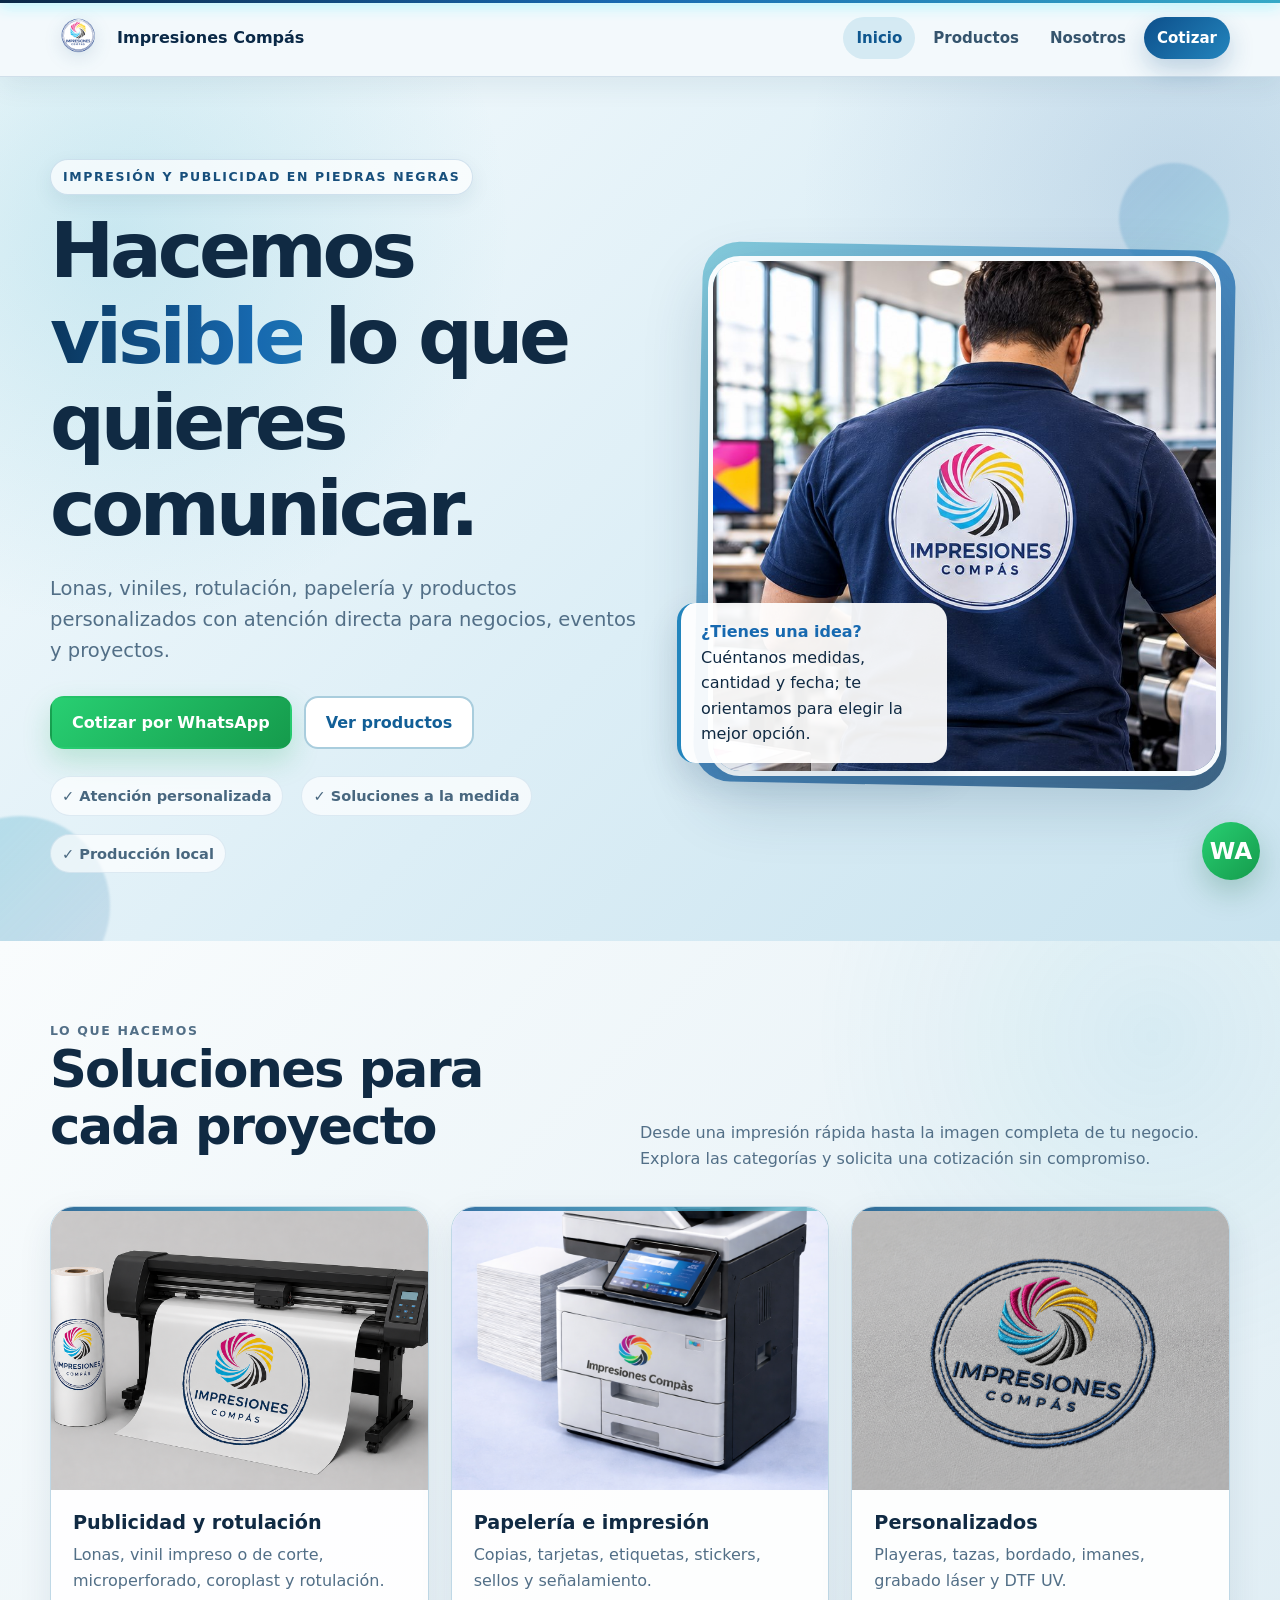
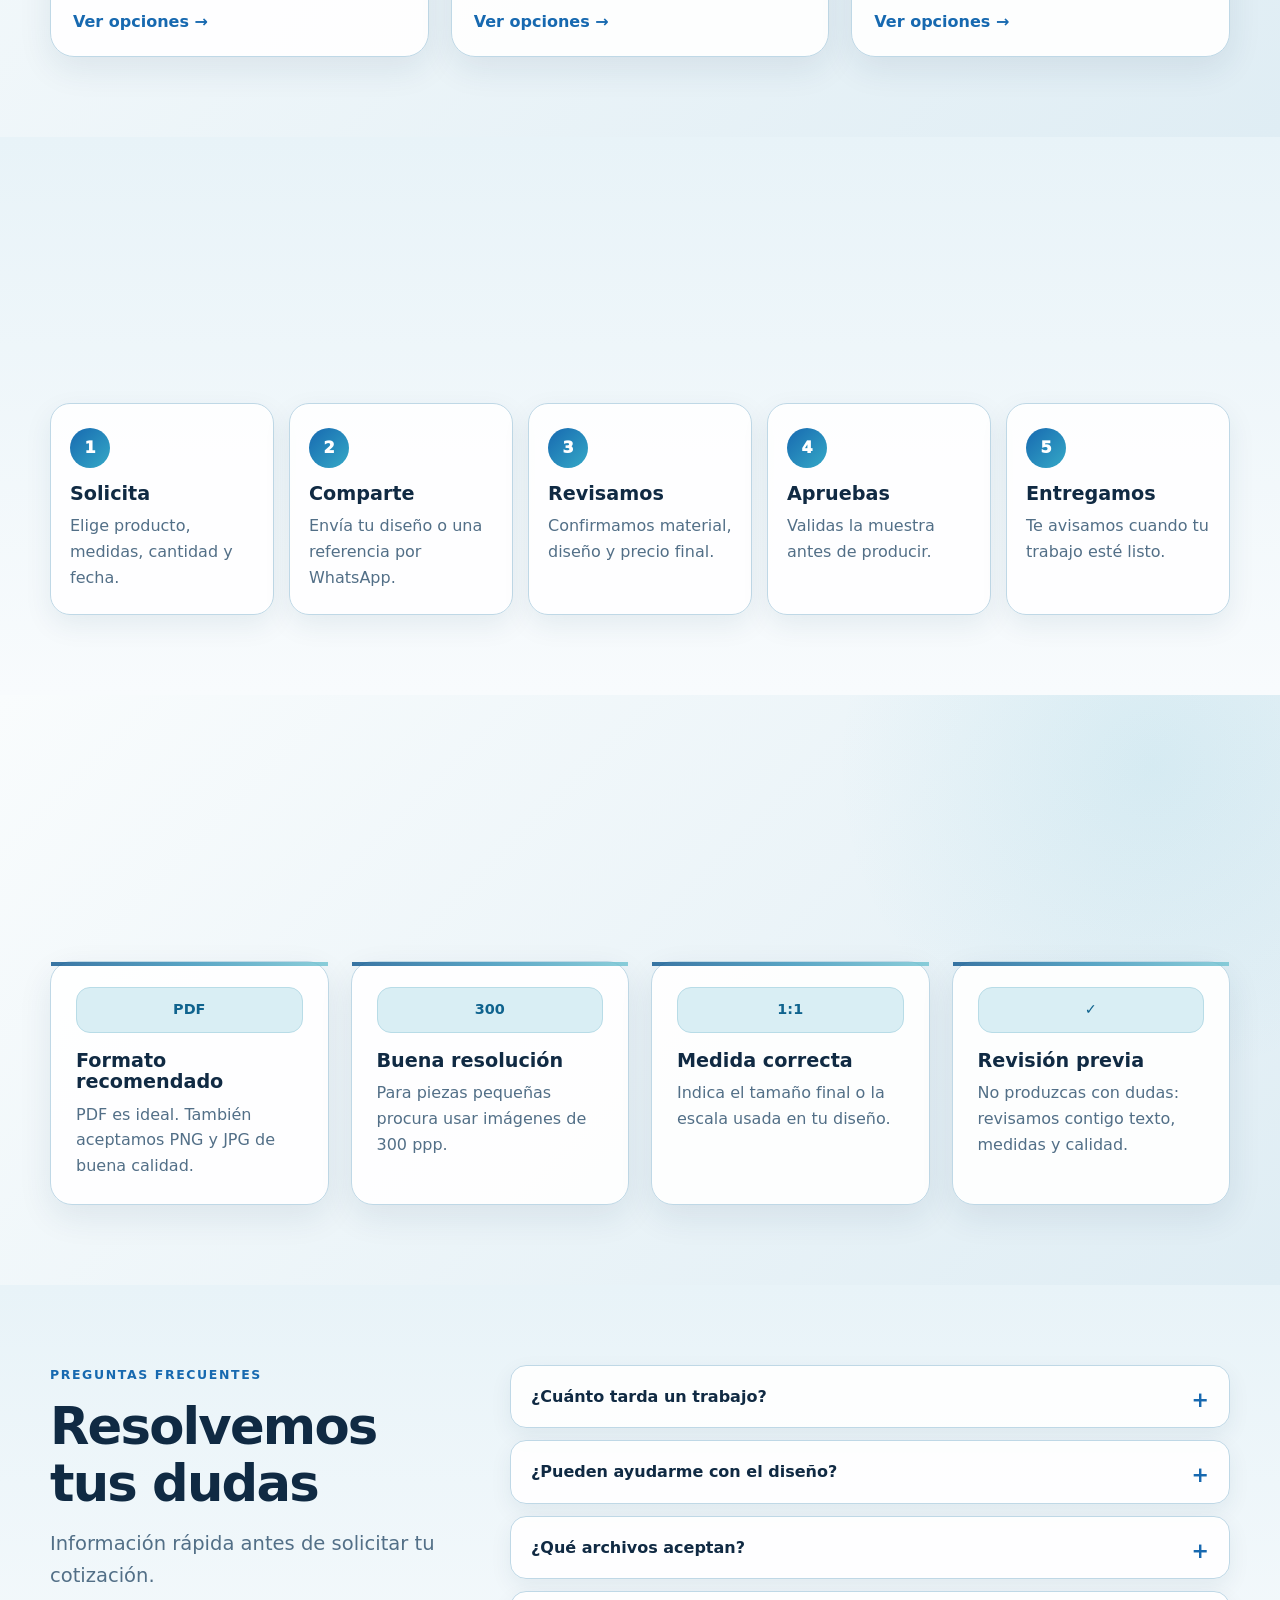
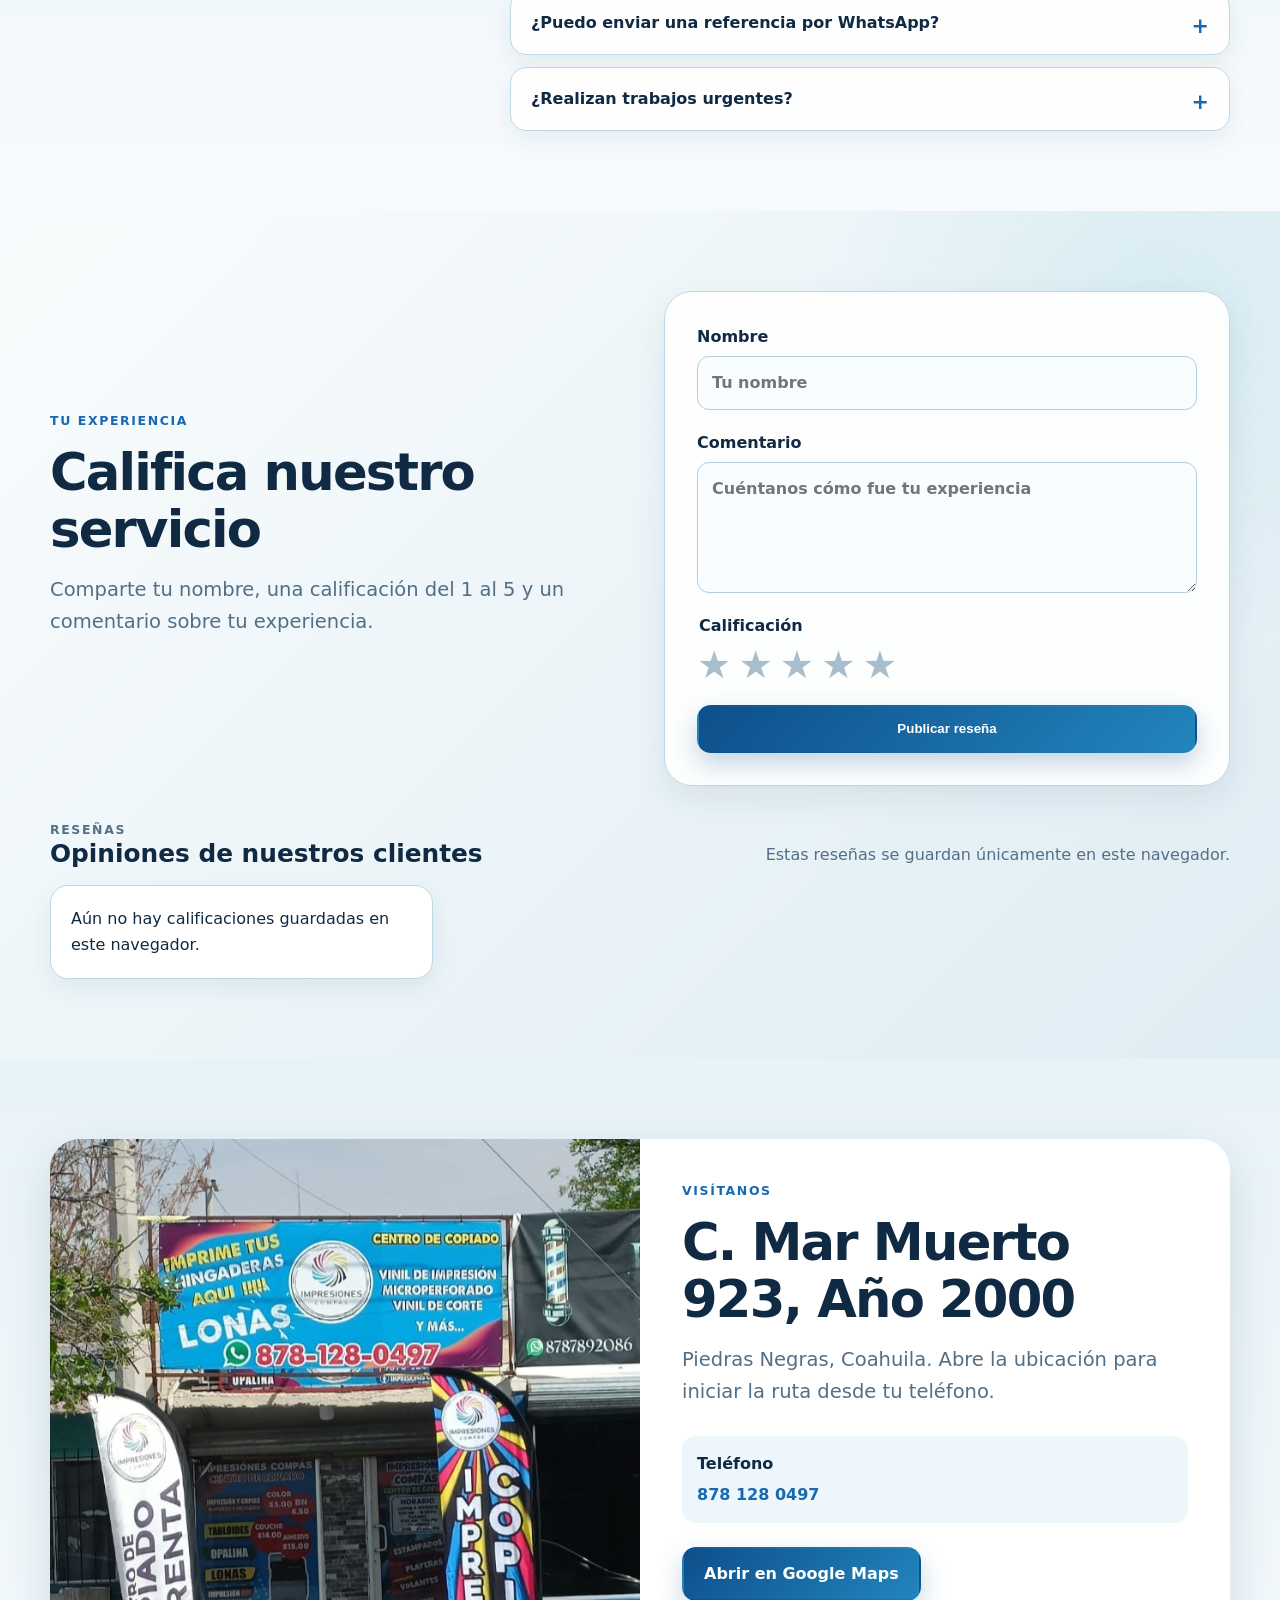
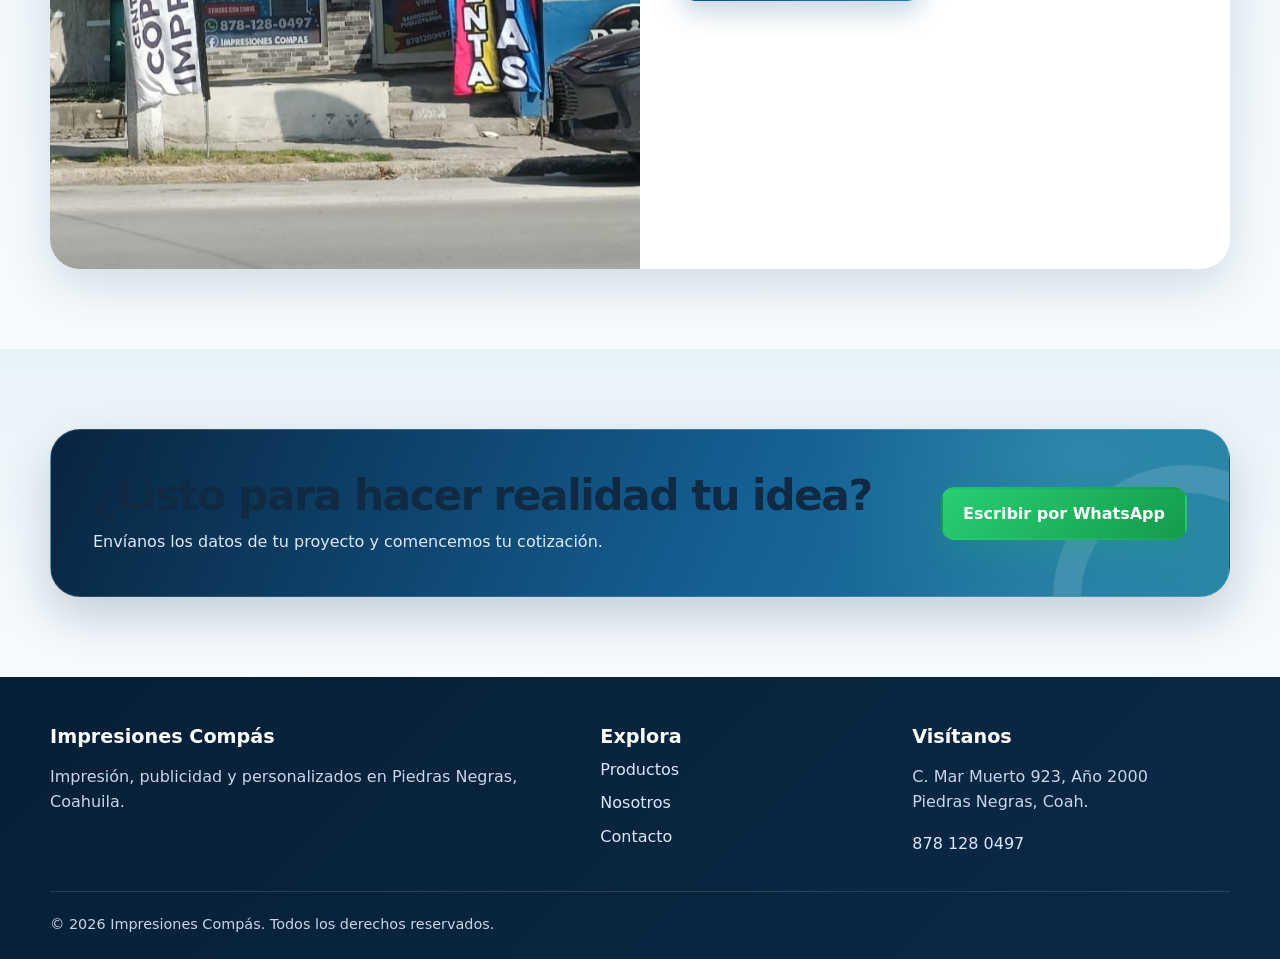
<file: index.html>
<!doctype html>
<html lang="es" class="intro-open">
<head>
<meta charset="utf-8">
<meta name="viewport" content="width=device-width,initial-scale=1">
<meta name="google-site-verification" content="4sR4JR8qRN3kg1ziMb7Op56iSUetnIh2xmLRwK1_uOU">
<title>Impresiones Compás | Impresión y publicidad en Piedras Negras</title>
<meta name="description" content="Lonas, vinil, rotulación, stickers, papelería y personalizados en Piedras Negras, Coahuila. Cotiza directamente por WhatsApp.">
<link rel="canonical" href="https://impresionescompas.github.io/ImpresionesCompass/">
<meta property="og:title" content="Impresiones Compás">
<meta property="og:description" content="Soluciones de impresión y publicidad para tu negocio, evento o proyecto.">
<meta property="og:image" content="https://impresionescompas.github.io/ImpresionesCompass/hero-persona-compas.jpg">
<meta property="og:type" content="website">
<link rel="icon" href="logo.png">
<!-- Intro critical styles -->
<style>
html.intro-open,html.intro-open body{overflow:hidden}body{margin:0}
.site-intro{position:fixed;inset:0;width:100vw;height:100dvh;min-height:100vh;z-index:99999;display:grid;place-items:center;overflow:hidden;isolation:isolate;background:radial-gradient(circle at 50% 46%,rgba(23,105,176,.24),transparent 32%),linear-gradient(145deg,#020814 0%,#071a30 52%,#092a46 100%);opacity:1;visibility:visible;transition:opacity .4s ease,visibility .4s ease}
.site-intro:before,.site-intro:after{content:"";position:absolute;z-index:-1;top:-24%;width:clamp(110px,16vw,230px);height:148%;border-radius:50%;filter:blur(24px);opacity:.58;background:linear-gradient(180deg,transparent 5%,#00e5ff 28%,#1769ff 53%,#9b4dff 76%,transparent 96%);animation:neonSideFlow 1.9s ease-in-out infinite alternate}
.site-intro:before{left:-3%;transform:rotate(-7deg)}.site-intro:after{right:-3%;transform:rotate(7deg);animation-direction:alternate-reverse;animation-delay:-.7s}
.site-intro.is-leaving{opacity:0;visibility:hidden;pointer-events:none}.intro-inner{position:relative;z-index:2;display:grid;justify-items:center;align-content:center;gap:20px;padding:34px;text-align:center}
.intro-logo{display:block;width:clamp(174px,24vw,230px);height:auto;aspect-ratio:1;object-fit:contain;padding:0;border:0;border-radius:0;background:transparent;box-shadow:none;filter:drop-shadow(0 0 1px rgba(255,255,255,.92)) drop-shadow(0 0 18px rgba(0,213,255,.32)) drop-shadow(0 22px 36px rgba(0,0,0,.34));image-rendering:auto;animation:introBounce .62s cubic-bezier(.3,.75,.35,1) 2}
.intro-loading{margin:0;color:#effcff;font:800 .84rem/1.4 Inter,system-ui,sans-serif;letter-spacing:.2em;text-transform:uppercase;text-shadow:0 0 16px rgba(0,229,255,.52)}
@keyframes introBounce{0%,100%{transform:translateY(0) scale(1)}42%{transform:translateY(-18px) scale(1.025)}68%{transform:translateY(2px) scale(.995)}}
@keyframes neonSideFlow{0%{translate:0 -7%;scale:.88 1}100%{translate:0 7%;scale:1.12 1.04}}
@media(max-width:650px){.site-intro:before{left:-18%}.site-intro:after{right:-18%}.site-intro:before,.site-intro:after{width:190px;opacity:.48}}
@media(prefers-reduced-motion:reduce){.intro-logo,.site-intro:before,.site-intro:after{animation:none}.site-intro{transition-duration:.15s}}
</style>
<!-- /Intro critical styles -->
<link rel="stylesheet" href="styles.css">
</head>
<body>
  <div class="site-intro" role="status" aria-live="polite" aria-label="Cargando Impresiones Compás">
    <div class="intro-inner">
      <img class="intro-logo" src="logo-loader-clean.png?v=1" alt="Impresiones Compás" width="768" height="768" fetchpriority="high" decoding="sync">
      <p class="intro-loading">Cargando</p>
    </div>
  </div>
<a class="skip" href="#contenido">Saltar al contenido</a>
<header class="header">
  <nav class="nav" aria-label="Navegación principal">
    <a class="brand" href="index.html" aria-label="Impresiones Compás, inicio"><img src="logo.png" alt=""><span>Impresiones Compás</span></a>
    <div class="links">
      <a href="index.html" aria-current="page">Inicio</a>
      <a href="productos.html">Productos</a>
      <a href="trabajos.html">Nosotros</a>
      <a href="contactanos.html" class="quote">Cotizar</a>
    </div>
  </nav>
</header>
<main id="contenido">
  <section class="hero">
    <div class="wrap hero-grid">
      <div class="hero-copy">
        <p class="eyebrow">Impresión y publicidad en Piedras Negras</p>
        <h1>Hacemos <span class="ink-gradient">visible</span> lo que quieres comunicar.</h1>
        <p class="lead">Lonas, viniles, rotulación, papelería y productos personalizados con atención directa para negocios, eventos y proyectos.</p>
        <div class="actions">
          <a class="btn whatsapp" href="https://wa.me/5218781280497?text=Hola%2C%20quiero%20cotizar%20un%20trabajo%20de%20impresi%C3%B3n" target="_blank" rel="noopener">Cotizar por WhatsApp</a>
          <a class="btn secondary" href="productos.html">Ver productos</a>
        </div>
        <div class="trust" aria-label="Ventajas">
          <span>✓ Atención personalizada</span>
          <span>✓ Soluciones a la medida</span>
          <span>✓ Producción local</span>
        </div>
      </div>
      <div class="hero-art">
        <img src="hero-persona-compas.jpg" alt="Productos impresos a color en un taller moderno: viniles, tarjetas, etiquetas, taza y playera">
        <div class="hero-note"><strong>¿Tienes una idea?</strong> Cuéntanos medidas, cantidad y fecha; te orientamos para elegir la mejor opción.</div>
      </div>
    </div>
  </section>

  <section class="section white" aria-labelledby="servicios">
    <div class="wrap">
      <div class="section-head">
        <div><p class="eyebrow">Lo que hacemos</p><h2 id="servicios">Soluciones para cada proyecto</h2></div>
        <p>Desde una impresión rápida hasta la imagen completa de tu negocio. Explora las categorías y solicita una cotización sin compromiso.</p>
      </div>
      <div class="grid grid-3">
        <article class="card"><img class="card-media" src="VINIL.png" alt="Impresión en vinil"><div class="card-body"><h3>Publicidad y rotulación</h3><p>Lonas, vinil impreso o de corte, microperforado, coroplast y rotulación.</p><a class="text-link" href="productos.html#publicidad">Ver opciones →</a></div></article>
        <article class="card"><img class="card-media" src="COPIADO.jpg" alt="Centro de copiado e impresión"><div class="card-body"><h3>Papelería e impresión</h3><p>Copias, tarjetas, etiquetas, stickers, sellos y señalamiento.</p><a class="text-link" href="productos.html#papeleria">Ver opciones →</a></div></article>
        <article class="card"><img class="card-media" src="bordado.jpg.png" alt="Bordado personalizado"><div class="card-body"><h3>Personalizados</h3><p>Playeras, tazas, bordado, imanes, grabado láser y DTF UV.</p><a class="text-link" href="productos.html#personalizados">Ver opciones →</a></div></article>
      </div>
    </div>
  </section>



  <section class="section" aria-labelledby="proceso">
    <div class="wrap">
      <div class="section-head"><div><p class="eyebrow">Así trabajamos</p><h2 id="proceso">De tu idea al producto terminado</h2></div><p>Un proceso claro para revisar medidas, diseño, precio y producción antes de imprimir.</p></div>
      <div class="process-steps">
        <article class="step"><span>1</span><h3>Solicita</h3><p>Elige producto, medidas, cantidad y fecha.</p></article>
        <article class="step"><span>2</span><h3>Comparte</h3><p>Envía tu diseño o una referencia por WhatsApp.</p></article>
        <article class="step"><span>3</span><h3>Revisamos</h3><p>Confirmamos material, diseño y precio final.</p></article>
        <article class="step"><span>4</span><h3>Apruebas</h3><p>Validas la muestra antes de producir.</p></article>
        <article class="step"><span>5</span><h3>Entregamos</h3><p>Te avisamos cuando tu trabajo esté listo.</p></article>
      </div>
    </div>
  </section>


  <section class="section white" aria-labelledby="archivos">
    <div class="wrap">
      <div class="section-head"><div><p class="eyebrow">Prepara tu archivo</p><h2 id="archivos">Guía para una impresión nítida</h2></div><p>Si no estás seguro de tu archivo, envíalo de todos modos. Lo revisaremos antes de producir.</p></div>
      <div class="grid grid-4 file-guide">
        <article class="feature"><div class="feature-icon">PDF</div><h3>Formato recomendado</h3><p>PDF es ideal. También aceptamos PNG y JPG de buena calidad.</p></article>
        <article class="feature"><div class="feature-icon">300</div><h3>Buena resolución</h3><p>Para piezas pequeñas procura usar imágenes de 300 ppp.</p></article>
        <article class="feature"><div class="feature-icon">1:1</div><h3>Medida correcta</h3><p>Indica el tamaño final o la escala usada en tu diseño.</p></article>
        <article class="feature"><div class="feature-icon">✓</div><h3>Revisión previa</h3><p>No produzcas con dudas: revisamos contigo texto, medidas y calidad.</p></article>
      </div>
    </div>
  </section>

  <section class="section" aria-labelledby="faq">
    <div class="wrap faq-layout">
      <div><p class="eyebrow">Preguntas frecuentes</p><h2 id="faq">Resolvemos tus dudas</h2><p class="lead">Información rápida antes de solicitar tu cotización.</p></div>
      <div class="faq-list">
        <details><summary>¿Cuánto tarda un trabajo?</summary><p>Depende del producto, cantidad y carga de producción. Confirma tu fecha al solicitar la cotización.</p></details>
        <details><summary>¿Pueden ayudarme con el diseño?</summary><p>Sí. El diseño se cotiza por separado según el tiempo y la dificultad del proyecto.</p></details>
        <details><summary>¿Qué archivos aceptan?</summary><p>Principalmente PDF, PNG y JPG. También puedes consultar por archivos editables.</p></details>
        <details><summary>¿Puedo enviar una referencia por WhatsApp?</summary><p>Sí. Puedes enviar fotografías, bocetos o ejemplos para explicarnos mejor tu idea.</p></details>
        <details><summary>¿Realizan trabajos urgentes?</summary><p>Sí. Contamos con servicio Express cuando existe disponibilidad; el costo del trabajo aumenta al doble.</p></details>
      </div>
    </div>
  </section>

  <section class="section white" aria-labelledby="resena">
    <div class="wrap review-layout">
      <div><p class="eyebrow">Tu experiencia</p><h2 id="resena">Califica nuestro servicio</h2><p class="lead">Comparte tu nombre, una calificación del 1 al 5 y un comentario sobre tu experiencia.</p></div>
      <form class="panel review-form" id="review-form">
        <label>Nombre
          <input id="review-name" name="nombre" type="text" maxlength="60" autocomplete="name" required placeholder="Tu nombre">
        </label>
        <label>Comentario
          <textarea id="review-comment" name="comentario" rows="4" maxlength="300" required placeholder="Cuéntanos cómo fue tu experiencia"></textarea>
        </label>
        <fieldset>
          <legend>Calificación</legend>
          <div class="stars" aria-label="Selecciona de una a cinco estrellas">
            <input type="radio" id="star-1" name="estrellas" value="1" required><label for="star-1" data-value="1" aria-label="1 estrella">★</label>
            <input type="radio" id="star-2" name="estrellas" value="2"><label for="star-2" data-value="2" aria-label="2 estrellas">★</label>
            <input type="radio" id="star-3" name="estrellas" value="3"><label for="star-3" data-value="3" aria-label="3 estrellas">★</label>
            <input type="radio" id="star-4" name="estrellas" value="4"><label for="star-4" data-value="4" aria-label="4 estrellas">★</label>
            <input type="radio" id="star-5" name="estrellas" value="5"><label for="star-5" data-value="5" aria-label="5 estrellas">★</label>
          </div>
        </fieldset>
        <button class="btn primary" type="submit">Publicar reseña</button>
      </form>
    </div>
    <div class="wrap reviews-board">
      <div class="reviews-board-head"><div><p class="eyebrow">Reseñas</p><h3>Opiniones de nuestros clientes</h3></div><p>Estas reseñas se guardan únicamente en este navegador.</p></div>
      <div class="reviews-list" id="reviews-list" aria-live="polite"></div>
    </div>
  </section>

  <section class="section" aria-labelledby="ubicacion">
    <div class="wrap visit-card">
      <img src="local.jpg" alt="Local de Impresiones Compás en Piedras Negras" loading="lazy">
      <div>
        <p class="eyebrow">Visítanos</p><h2 id="ubicacion">C. Mar Muerto 923, Año 2000</h2>
        <p class="lead">Piedras Negras, Coahuila. Abre la ubicación para iniciar la ruta desde tu teléfono.</p>
        <div class="visit-data"><p><strong>Teléfono</strong><a href="tel:+528781280497">878 128 0497</a></p></div>
        <a class="btn primary" href="https://maps.app.goo.gl/ce7VM2Av23xhQuHv6" target="_blank" rel="noopener">Abrir en Google Maps</a>
      </div>
    </div>
  </section>


  <section class="section"><div class="wrap"><div class="band"><div><h2>¿Listo para hacer realidad tu idea?</h2><p>Envíanos los datos de tu proyecto y comencemos tu cotización.</p></div><a class="btn whatsapp" href="https://wa.me/5218781280497?text=Hola%2C%20quiero%20solicitar%20una%20cotizaci%C3%B3n" target="_blank" rel="noopener">Escribir por WhatsApp</a></div></div></section>
</main>
<a class="float" href="https://wa.me/5218781280497?text=Hola%2C%20quiero%20una%20cotizaci%C3%B3n" target="_blank" rel="noopener" aria-label="Cotizar por WhatsApp">WA</a>
<footer class="footer"><div class="wrap"><div class="footer-grid"><div><h3>Impresiones Compás</h3><p>Impresión, publicidad y personalizados en Piedras Negras, Coahuila.</p></div><div><h3>Explora</h3><div class="footer-links"><a href="productos.html">Productos</a><a href="trabajos.html">Nosotros</a><a href="contactanos.html">Contacto</a></div></div><div><h3>Visítanos</h3><p>C. Mar Muerto 923, Año 2000<br>Piedras Negras, Coah.</p><a href="tel:+528781280497">878 128 0497</a></div></div><div class="footer-bottom">© 2026 Impresiones Compás. Todos los derechos reservados.</div></div></footer>
  <script src="effects.js" defer></script>
  <script src="reviews.js" defer></script>
</body>
</html>
</file>
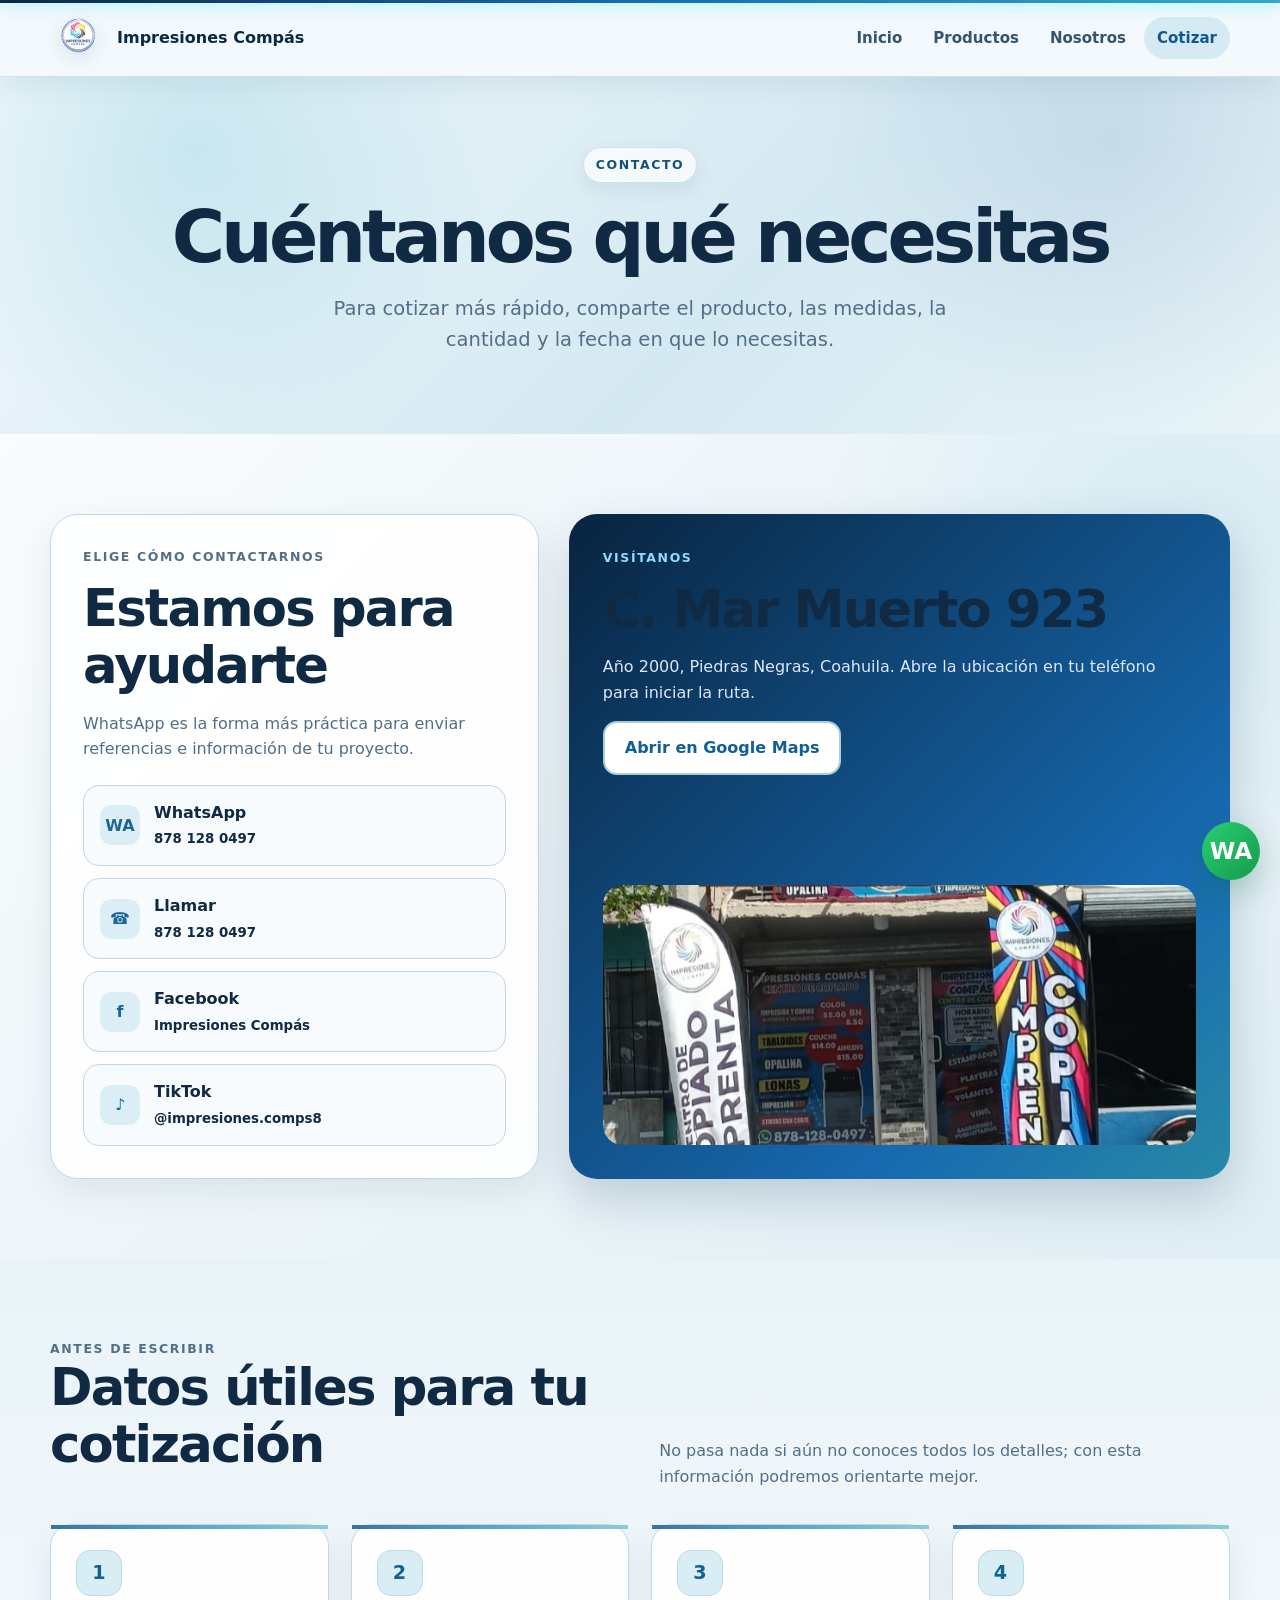
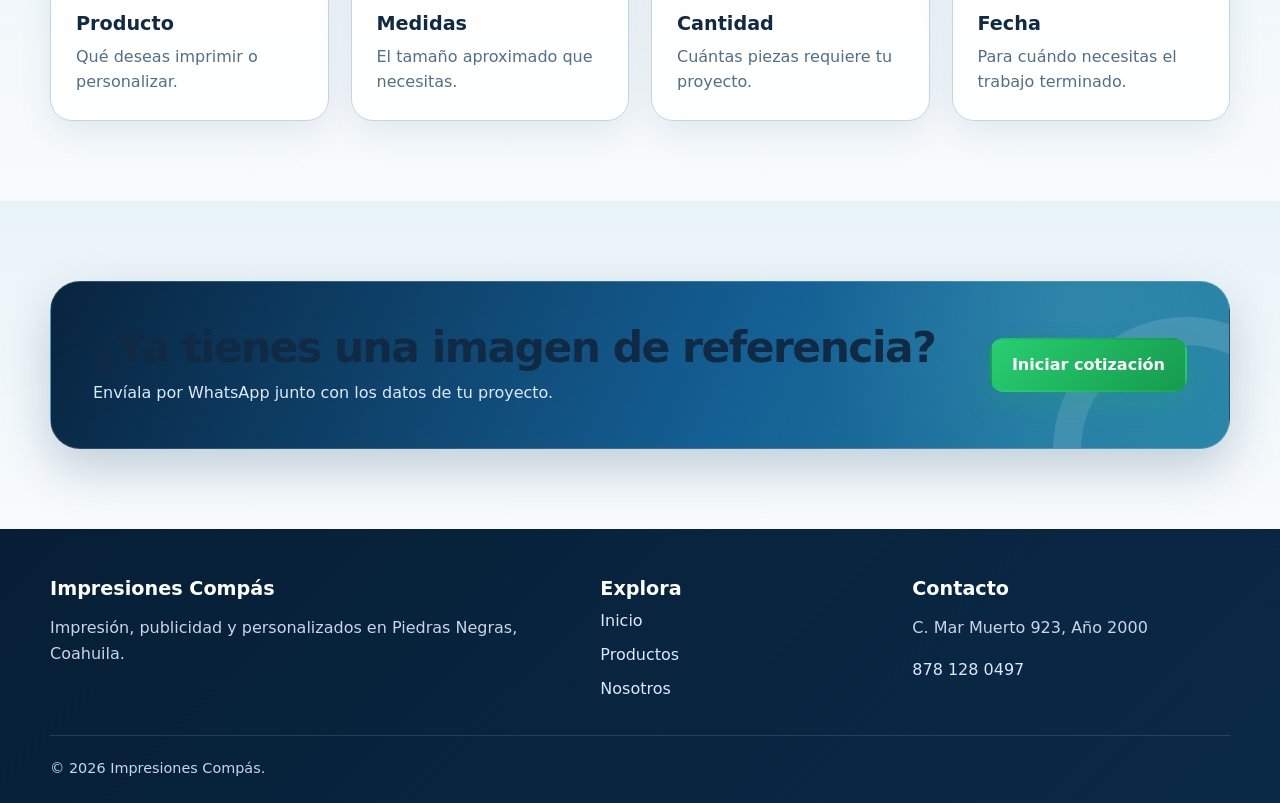
<file: contactanos.html>
<!doctype html>
<html lang="es">
<head>
<meta charset="utf-8"><meta name="viewport" content="width=device-width,initial-scale=1">
<title>Contacto y cotizaciones | Impresiones Compás</title>
<meta name="description" content="Cotiza por WhatsApp, llama o visita Impresiones Compás en C. Mar Muerto 923, Piedras Negras, Coahuila.">
<link rel="canonical" href="https://impresionescompas.github.io/ImpresionesCompass/contactanos.html">
<link rel="icon" href="logo.png"><link rel="stylesheet" href="styles.css">
</head>
<body>
<a class="skip" href="#contenido">Saltar al contenido</a>
<header class="header"><nav class="nav" aria-label="Navegación principal"><a class="brand" href="index.html"><img src="logo.png" alt=""><span>Impresiones Compás</span></a><div class="links"><a href="index.html">Inicio</a><a href="productos.html">Productos</a><a href="trabajos.html">Nosotros</a><a href="contactanos.html" class="quote" aria-current="page">Cotizar</a></div></nav></header>
<main id="contenido">
<section class="page-hero"><div class="wrap"><p class="eyebrow">Contacto</p><h1>Cuéntanos qué necesitas</h1><p class="lead">Para cotizar más rápido, comparte el producto, las medidas, la cantidad y la fecha en que lo necesitas.</p></div></section>
<section class="section white"><div class="wrap contact-grid">
<div class="panel"><p class="eyebrow">Elige cómo contactarnos</p><h2>Estamos para ayudarte</h2><p>WhatsApp es la forma más práctica para enviar referencias e información de tu proyecto.</p><div class="contact-list">
<a class="contact-link" href="https://wa.me/5218781280497?text=Hola%2C%20quiero%20solicitar%20una%20cotizaci%C3%B3n" target="_blank" rel="noopener"><b>WA</b><span>WhatsApp<br><small>878 128 0497</small></span></a>
<a class="contact-link" href="tel:+528781280497"><b>☎</b><span>Llamar<br><small>878 128 0497</small></span></a>
<a class="contact-link" href="https://www.facebook.com/people/Impresiones-Comp%C3%A1s/100063717573831/" target="_blank" rel="noopener"><b>f</b><span>Facebook<br><small>Impresiones Compás</small></span></a>
<a class="contact-link" href="https://www.tiktok.com/@impresiones.comps8" target="_blank" rel="noopener"><b>♪</b><span>TikTok<br><small>@impresiones.comps8</small></span></a>
</div></div>
<div class="address"><div><p class="eyebrow" style="color:#8edcff">Visítanos</p><h2>C. Mar Muerto 923</h2><p>Año 2000, Piedras Negras, Coahuila. Abre la ubicación en tu teléfono para iniciar la ruta.</p><a class="btn secondary" href="https://maps.app.goo.gl/ce7VM2Av23xhQuHv6" target="_blank" rel="noopener">Abrir en Google Maps</a></div><img src="local.jpg" alt="Local de Impresiones Compás" loading="lazy"></div>
</div></section>
<section class="section"><div class="wrap"><div class="section-head"><div><p class="eyebrow">Antes de escribir</p><h2>Datos útiles para tu cotización</h2></div><p>No pasa nada si aún no conoces todos los detalles; con esta información podremos orientarte mejor.</p></div><div class="grid grid-4">
<article class="feature"><div class="feature-icon">1</div><h3>Producto</h3><p>Qué deseas imprimir o personalizar.</p></article>
<article class="feature"><div class="feature-icon">2</div><h3>Medidas</h3><p>El tamaño aproximado que necesitas.</p></article>
<article class="feature"><div class="feature-icon">3</div><h3>Cantidad</h3><p>Cuántas piezas requiere tu proyecto.</p></article>
<article class="feature"><div class="feature-icon">4</div><h3>Fecha</h3><p>Para cuándo necesitas el trabajo terminado.</p></article>
</div></div></section>
<section class="section"><div class="wrap"><div class="band"><div><h2>¿Ya tienes una imagen de referencia?</h2><p>Envíala por WhatsApp junto con los datos de tu proyecto.</p></div><a class="btn whatsapp" href="https://wa.me/5218781280497?text=Hola%2C%20les%20env%C3%ADo%20una%20referencia%20para%20cotizar" target="_blank" rel="noopener">Iniciar cotización</a></div></div></section>
</main>
<a class="float" href="https://wa.me/5218781280497" target="_blank" rel="noopener" aria-label="Cotizar por WhatsApp">WA</a>
<footer class="footer"><div class="wrap"><div class="footer-grid"><div><h3>Impresiones Compás</h3><p>Impresión, publicidad y personalizados en Piedras Negras, Coahuila.</p></div><div><h3>Explora</h3><div class="footer-links"><a href="index.html">Inicio</a><a href="productos.html">Productos</a><a href="trabajos.html">Nosotros</a></div></div><div><h3>Contacto</h3><p>C. Mar Muerto 923, Año 2000</p><a href="tel:+528781280497">878 128 0497</a></div></div><div class="footer-bottom">© 2026 Impresiones Compás.</div></div></footer>
  <script src="effects.js" defer></script>
</body></html>
</file>
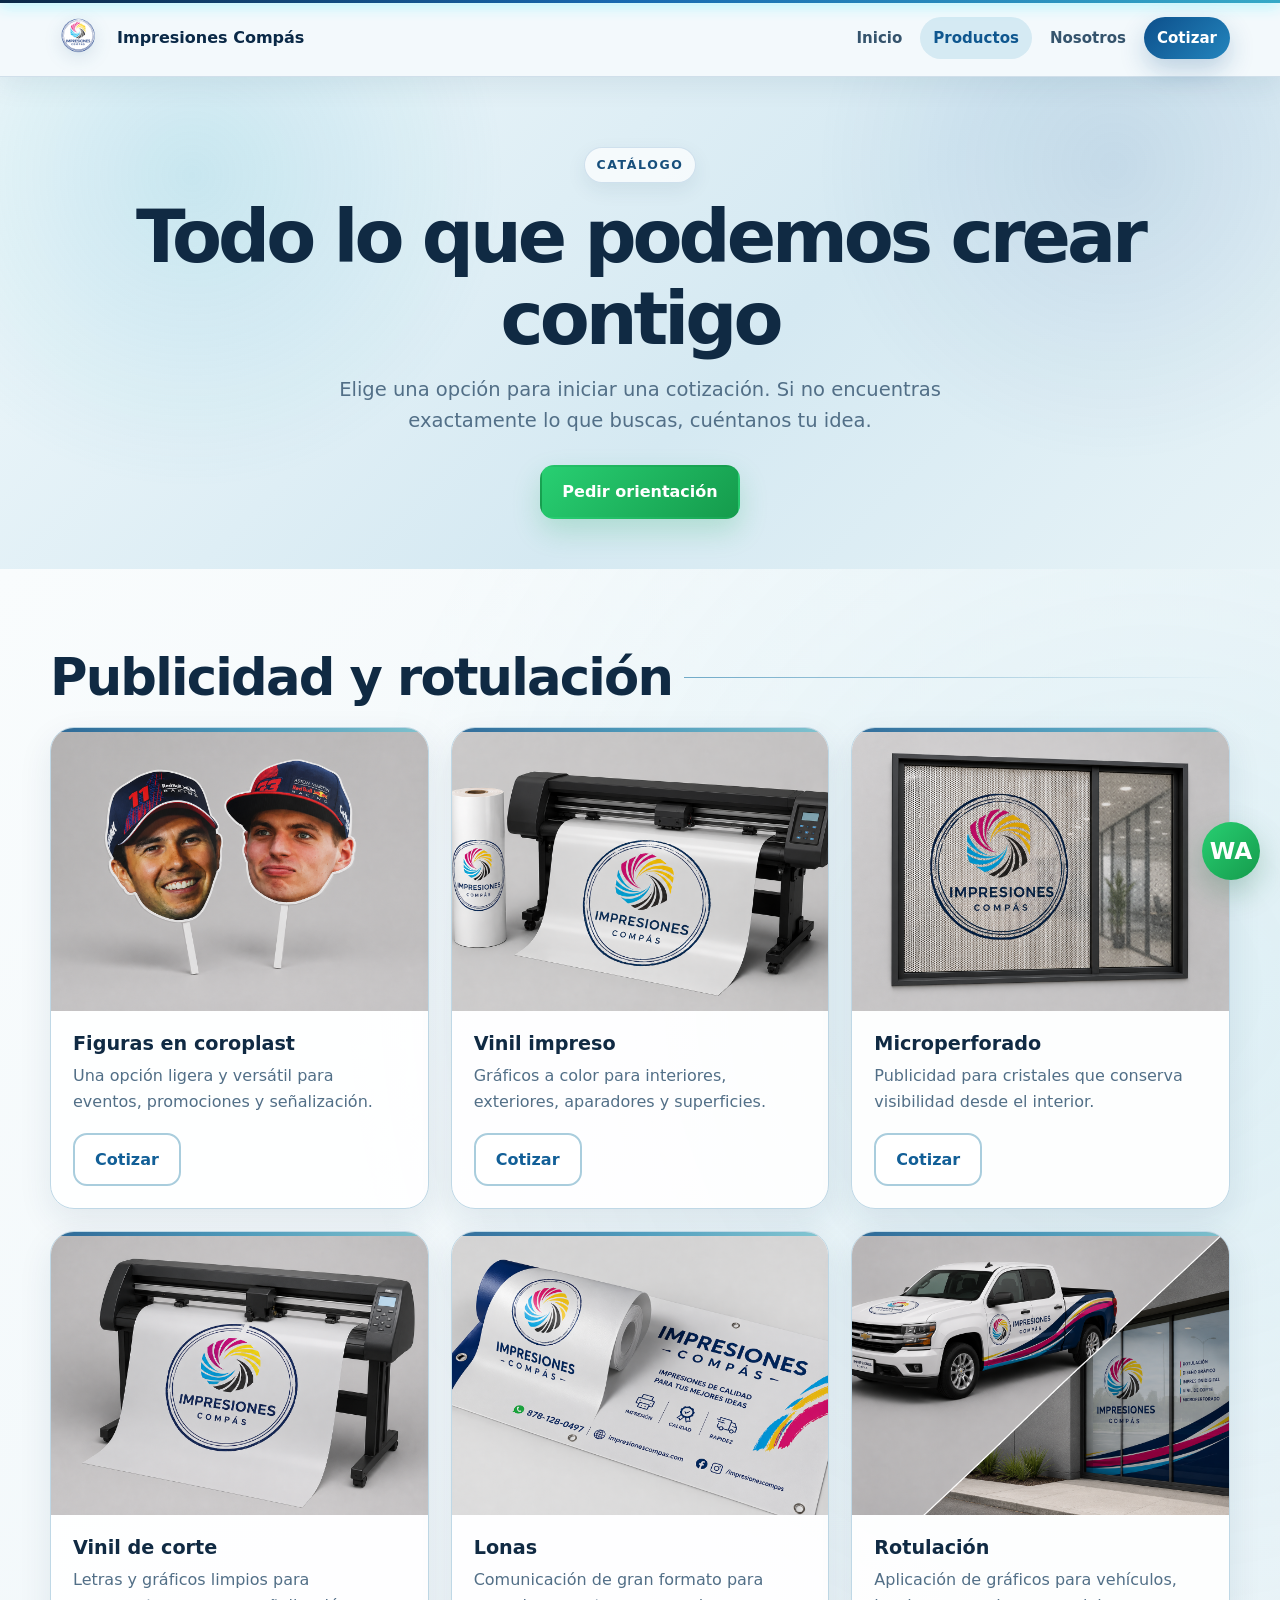
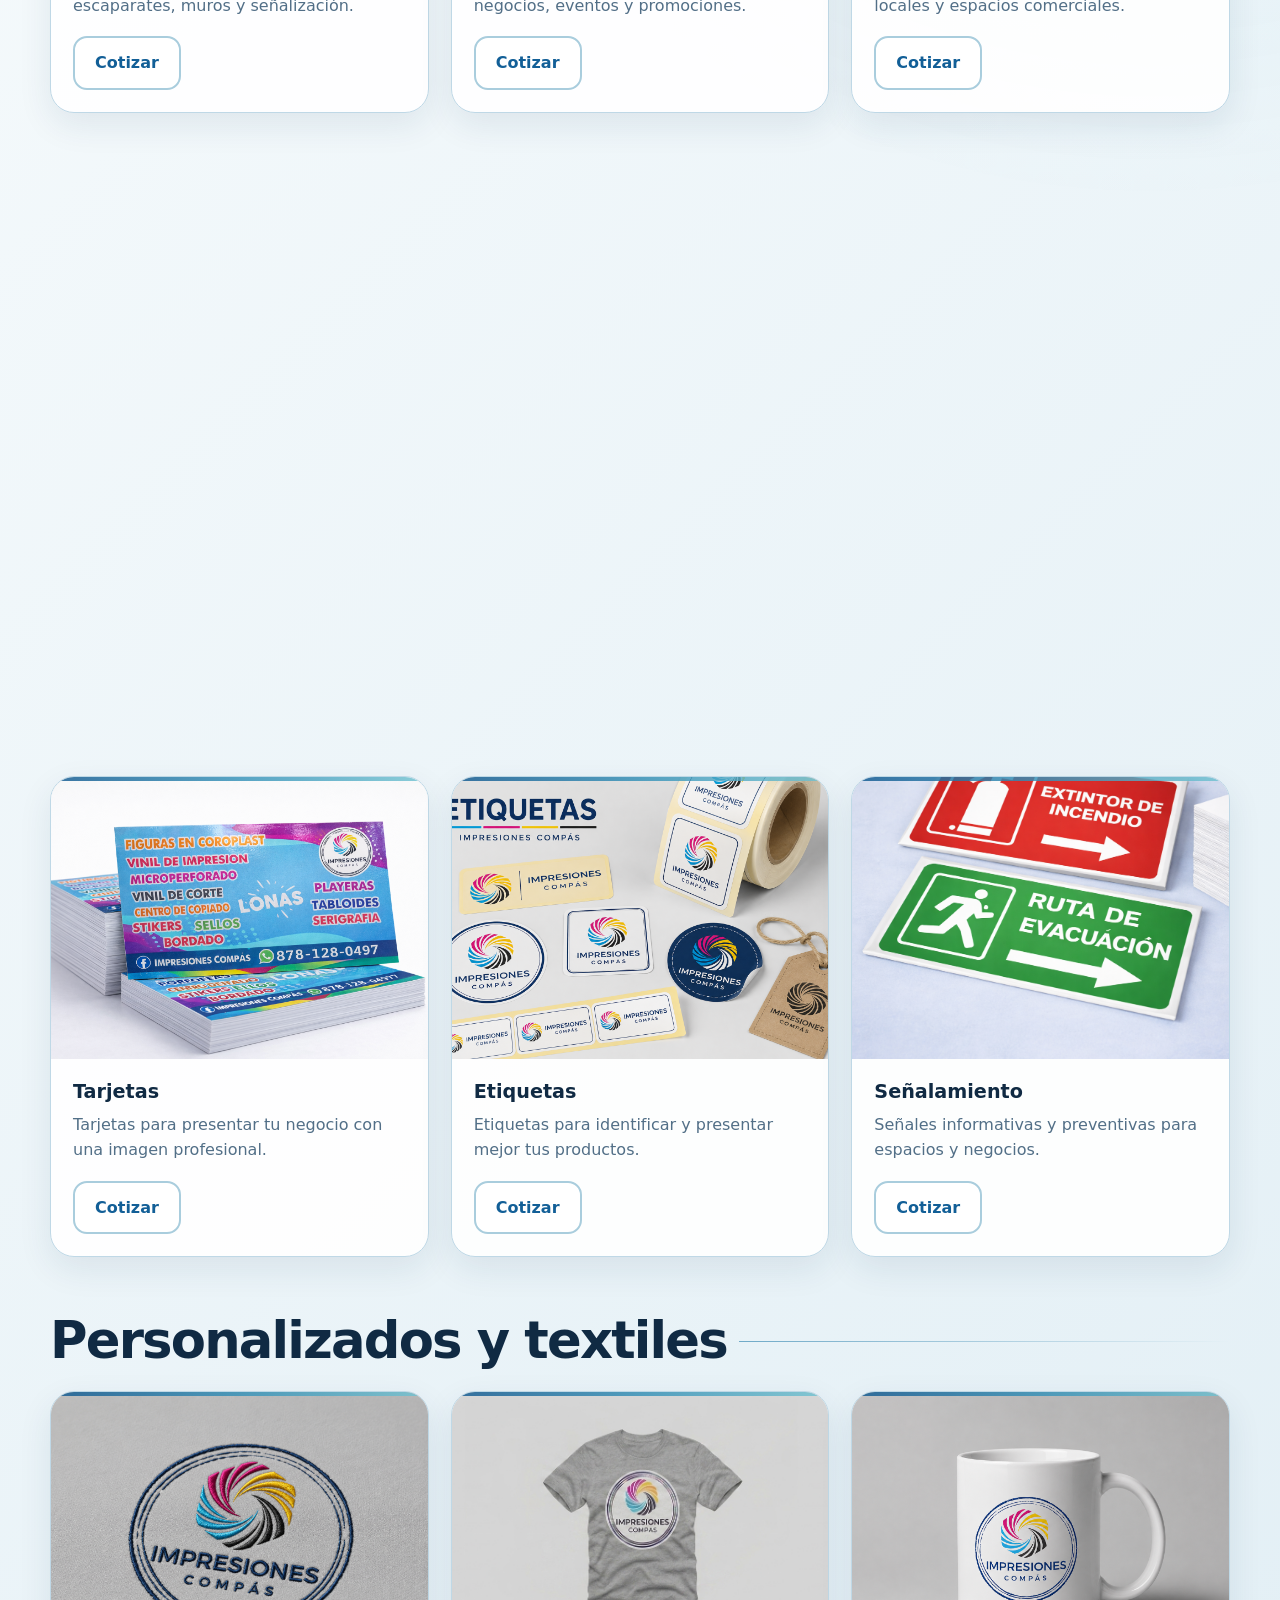
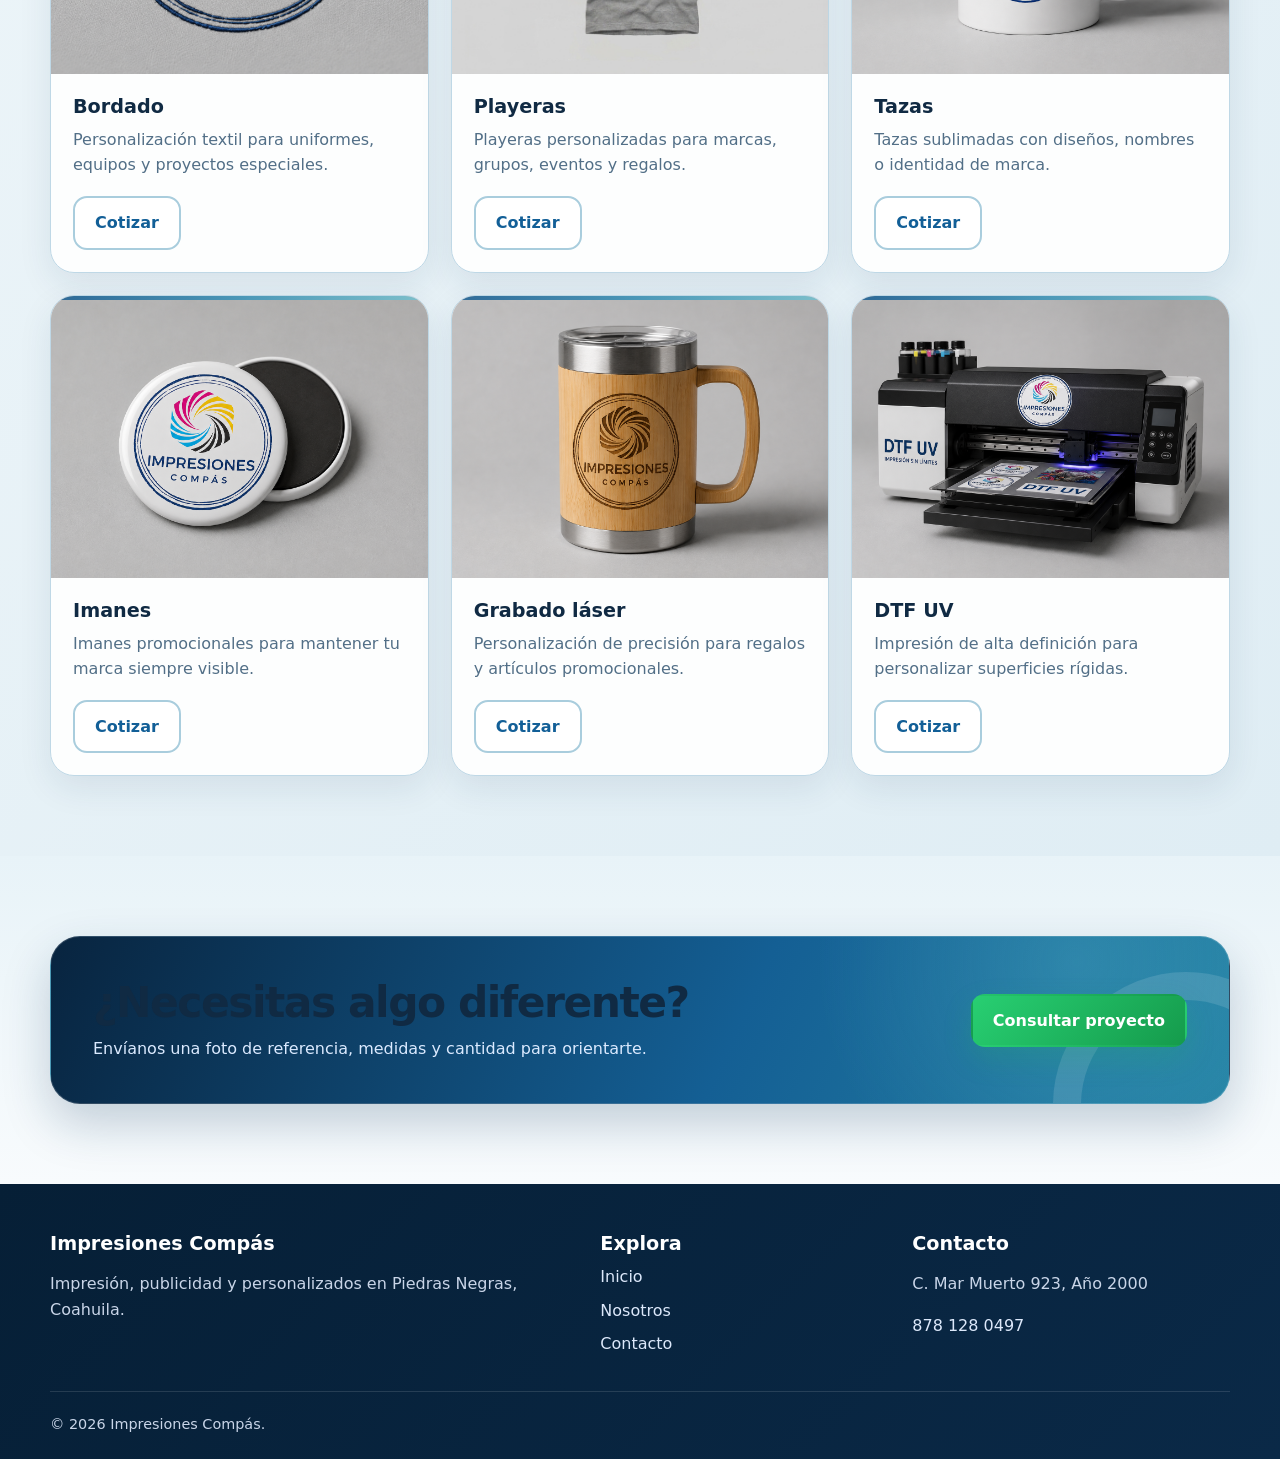
<file: productos.html>
<!doctype html>
<html lang="es">
<head>
<meta charset="utf-8"><meta name="viewport" content="width=device-width,initial-scale=1">
<title>Productos y servicios | Impresiones Compás</title>
<meta name="description" content="Catálogo de lonas, vinil, rotulación, stickers, papelería, textiles y personalizados en Piedras Negras.">
<link rel="canonical" href="https://impresionescompas.github.io/ImpresionesCompass/productos.html">
<link rel="icon" href="logo.png"><link rel="stylesheet" href="styles.css">
</head>
<body>
<a class="skip" href="#contenido">Saltar al contenido</a>
<header class="header"><nav class="nav" aria-label="Navegación principal"><a class="brand" href="index.html"><img src="logo.png" alt=""><span>Impresiones Compás</span></a><div class="links"><a href="index.html">Inicio</a><a href="productos.html" aria-current="page">Productos</a><a href="trabajos.html">Nosotros</a><a href="contactanos.html" class="quote">Cotizar</a></div></nav></header>
<main id="contenido">
<section class="page-hero"><div class="wrap"><p class="eyebrow">Catálogo</p><h1>Todo lo que podemos crear contigo</h1><p class="lead">Elige una opción para iniciar una cotización. Si no encuentras exactamente lo que buscas, cuéntanos tu idea.</p><a class="btn whatsapp" href="https://wa.me/5218781280497?text=Hola%2C%20necesito%20orientaci%C3%B3n%20para%20un%20proyecto" target="_blank" rel="noopener">Pedir orientación</a></div></section>
<section class="section white"><div class="wrap">
<div class="category" id="publicidad"><h2 class="category-title">Publicidad y rotulación</h2><div class="grid grid-3">
<article class="card product"><img class="card-media" src="coroplast.png" alt="Figura impresa en coroplast" loading="lazy"><div class="card-body"><h3>Figuras en coroplast</h3><p>Una opción ligera y versátil para eventos, promociones y señalización.</p><a class="btn secondary" href="https://wa.me/5218781280497?text=Hola%2C%20quiero%20cotizar%20coroplast" target="_blank" rel="noopener">Cotizar</a></div></article>
<article class="card product"><img class="card-media" src="VINIL.png" alt="Vinil impreso" loading="lazy"><div class="card-body"><h3>Vinil impreso</h3><p>Gráficos a color para interiores, exteriores, aparadores y superficies.</p><a class="btn secondary" href="https://wa.me/5218781280497?text=Hola%2C%20quiero%20cotizar%20vinil%20impreso" target="_blank" rel="noopener">Cotizar</a></div></article>
<article class="card product"><img class="card-media" src="micro.png" alt="Vinil microperforado en cristal" loading="lazy"><div class="card-body"><h3>Microperforado</h3><p>Publicidad para cristales que conserva visibilidad desde el interior.</p><a class="btn secondary" href="https://wa.me/5218781280497?text=Hola%2C%20quiero%20cotizar%20microperforado" target="_blank" rel="noopener">Cotizar</a></div></article>
<article class="card product"><img class="card-media" src="corte.png" alt="Letras en vinil de corte" loading="lazy"><div class="card-body"><h3>Vinil de corte</h3><p>Letras y gráficos limpios para escaparates, muros y señalización.</p><a class="btn secondary" href="https://wa.me/5218781280497?text=Hola%2C%20quiero%20cotizar%20vinil%20de%20corte" target="_blank" rel="noopener">Cotizar</a></div></article>
<article class="card product"><img class="card-media" src="ChatGPT Image 17 abr 2026, 17_47_36.png" alt="Lona publicitaria" loading="lazy"><div class="card-body"><h3>Lonas</h3><p>Comunicación de gran formato para negocios, eventos y promociones.</p><a class="btn secondary" href="https://wa.me/5218781280497?text=Hola%2C%20quiero%20cotizar%20una%20lona" target="_blank" rel="noopener">Cotizar</a></div></article>
<article class="card product"><img class="card-media" src="rotulacion.png" alt="Rotulación comercial" loading="lazy"><div class="card-body"><h3>Rotulación</h3><p>Aplicación de gráficos para vehículos, locales y espacios comerciales.</p><a class="btn secondary" href="https://wa.me/5218781280497?text=Hola%2C%20quiero%20cotizar%20rotulaci%C3%B3n" target="_blank" rel="noopener">Cotizar</a></div></article>
</div></div>
<div class="category" id="papeleria"><h2 class="category-title">Papelería e impresión</h2><div class="grid grid-3">
<article class="card product"><img class="card-media" src="COPIADO.jpg" alt="Centro de copiado" loading="lazy"><div class="card-body"><h3>Centro de copiado</h3><p>Copias e impresiones para tus actividades personales, escolares o de oficina.</p><a class="btn secondary" href="https://wa.me/5218781280497?text=Hola%2C%20quiero%20cotizar%20copias%20o%20impresiones" target="_blank" rel="noopener">Cotizar</a></div></article>
<article class="card product"><img class="card-media" src="stickers.png" alt="Stickers personalizados" loading="lazy"><div class="card-body"><h3>Stickers</h3><p>Calcomanías personalizadas para marcas, regalos y empaques.</p><a class="btn secondary" href="https://wa.me/5218781280497?text=Hola%2C%20quiero%20cotizar%20stickers" target="_blank" rel="noopener">Cotizar</a></div></article>
<article class="card product"><img class="card-media" src="sello.png" alt="Sello automático personalizado" loading="lazy"><div class="card-body"><h3>Sellos</h3><p>Sellos automáticos para oficina, negocio y uso profesional.</p><a class="btn secondary" href="https://wa.me/5218781280497?text=Hola%2C%20quiero%20cotizar%20un%20sello" target="_blank" rel="noopener">Cotizar</a></div></article>
<article class="card product"><img class="card-media" src="ChatGPT Image 15 abr 2026, 17_36_35.png" alt="Tarjetas de presentación" loading="lazy"><div class="card-body"><h3>Tarjetas</h3><p>Tarjetas para presentar tu negocio con una imagen profesional.</p><a class="btn secondary" href="https://wa.me/5218781280497?text=Hola%2C%20quiero%20cotizar%20tarjetas" target="_blank" rel="noopener">Cotizar</a></div></article>
<article class="card product"><img class="card-media" src="ETIQUETAS.png" alt="Etiquetas impresas" loading="lazy"><div class="card-body"><h3>Etiquetas</h3><p>Etiquetas para identificar y presentar mejor tus productos.</p><a class="btn secondary" href="https://wa.me/5218781280497?text=Hola%2C%20quiero%20cotizar%20etiquetas" target="_blank" rel="noopener">Cotizar</a></div></article>
<article class="card product"><img class="card-media" src="señalamiento.jpg" alt="Señalamiento informativo" loading="lazy"><div class="card-body"><h3>Señalamiento</h3><p>Señales informativas y preventivas para espacios y negocios.</p><a class="btn secondary" href="https://wa.me/5218781280497?text=Hola%2C%20quiero%20cotizar%20se%C3%B1alamiento" target="_blank" rel="noopener">Cotizar</a></div></article>
</div></div>
<div class="category" id="personalizados"><h2 class="category-title">Personalizados y textiles</h2><div class="grid grid-3">
<article class="card product"><img class="card-media" src="bordado.jpg.png" alt="Bordado profesional" loading="lazy"><div class="card-body"><h3>Bordado</h3><p>Personalización textil para uniformes, equipos y proyectos especiales.</p><a class="btn secondary" href="https://wa.me/5218781280497?text=Hola%2C%20quiero%20cotizar%20bordado" target="_blank" rel="noopener">Cotizar</a></div></article>
<article class="card product"><img class="card-media" src="camisa.png" alt="Playera personalizada" loading="lazy"><div class="card-body"><h3>Playeras</h3><p>Playeras personalizadas para marcas, grupos, eventos y regalos.</p><a class="btn secondary" href="https://wa.me/5218781280497?text=Hola%2C%20quiero%20cotizar%20playeras" target="_blank" rel="noopener">Cotizar</a></div></article>
<article class="card product"><img class="card-media" src="taza.jpg.png" alt="Taza personalizada" loading="lazy"><div class="card-body"><h3>Tazas</h3><p>Tazas sublimadas con diseños, nombres o identidad de marca.</p><a class="btn secondary" href="https://wa.me/5218781280497?text=Hola%2C%20quiero%20cotizar%20tazas" target="_blank" rel="noopener">Cotizar</a></div></article>
<article class="card product"><img class="card-media" src="iman.png" alt="Imán promocional" loading="lazy"><div class="card-body"><h3>Imanes</h3><p>Imanes promocionales para mantener tu marca siempre visible.</p><a class="btn secondary" href="https://wa.me/5218781280497?text=Hola%2C%20quiero%20cotizar%20imanes" target="_blank" rel="noopener">Cotizar</a></div></article>
<article class="card product"><img class="card-media" src="laser.png" alt="Grabado láser" loading="lazy"><div class="card-body"><h3>Grabado láser</h3><p>Personalización de precisión para regalos y artículos promocionales.</p><a class="btn secondary" href="https://wa.me/5218781280497?text=Hola%2C%20quiero%20cotizar%20grabado%20l%C3%A1ser" target="_blank" rel="noopener">Cotizar</a></div></article>
<article class="card product"><img class="card-media" src="dtfuv.png" alt="Impresión DTF UV" loading="lazy"><div class="card-body"><h3>DTF UV</h3><p>Impresión de alta definición para personalizar superficies rígidas.</p><a class="btn secondary" href="https://wa.me/5218781280497?text=Hola%2C%20quiero%20cotizar%20DTF%20UV" target="_blank" rel="noopener">Cotizar</a></div></article>
</div></div>
</div></section>
<section class="section"><div class="wrap"><div class="band"><div><h2>¿Necesitas algo diferente?</h2><p>Envíanos una foto de referencia, medidas y cantidad para orientarte.</p></div><a class="btn whatsapp" href="https://wa.me/5218781280497?text=Hola%2C%20tengo%20un%20proyecto%20especial%20para%20cotizar" target="_blank" rel="noopener">Consultar proyecto</a></div></div></section>
</main>
<a class="float" href="https://wa.me/5218781280497" target="_blank" rel="noopener" aria-label="Cotizar por WhatsApp">WA</a>
<footer class="footer"><div class="wrap"><div class="footer-grid"><div><h3>Impresiones Compás</h3><p>Impresión, publicidad y personalizados en Piedras Negras, Coahuila.</p></div><div><h3>Explora</h3><div class="footer-links"><a href="index.html">Inicio</a><a href="trabajos.html">Nosotros</a><a href="contactanos.html">Contacto</a></div></div><div><h3>Contacto</h3><p>C. Mar Muerto 923, Año 2000</p><a href="tel:+528781280497">878 128 0497</a></div></div><div class="footer-bottom">© 2026 Impresiones Compás.</div></div></footer>
  <script src="effects.js" defer></script>
</body></html>
</file>
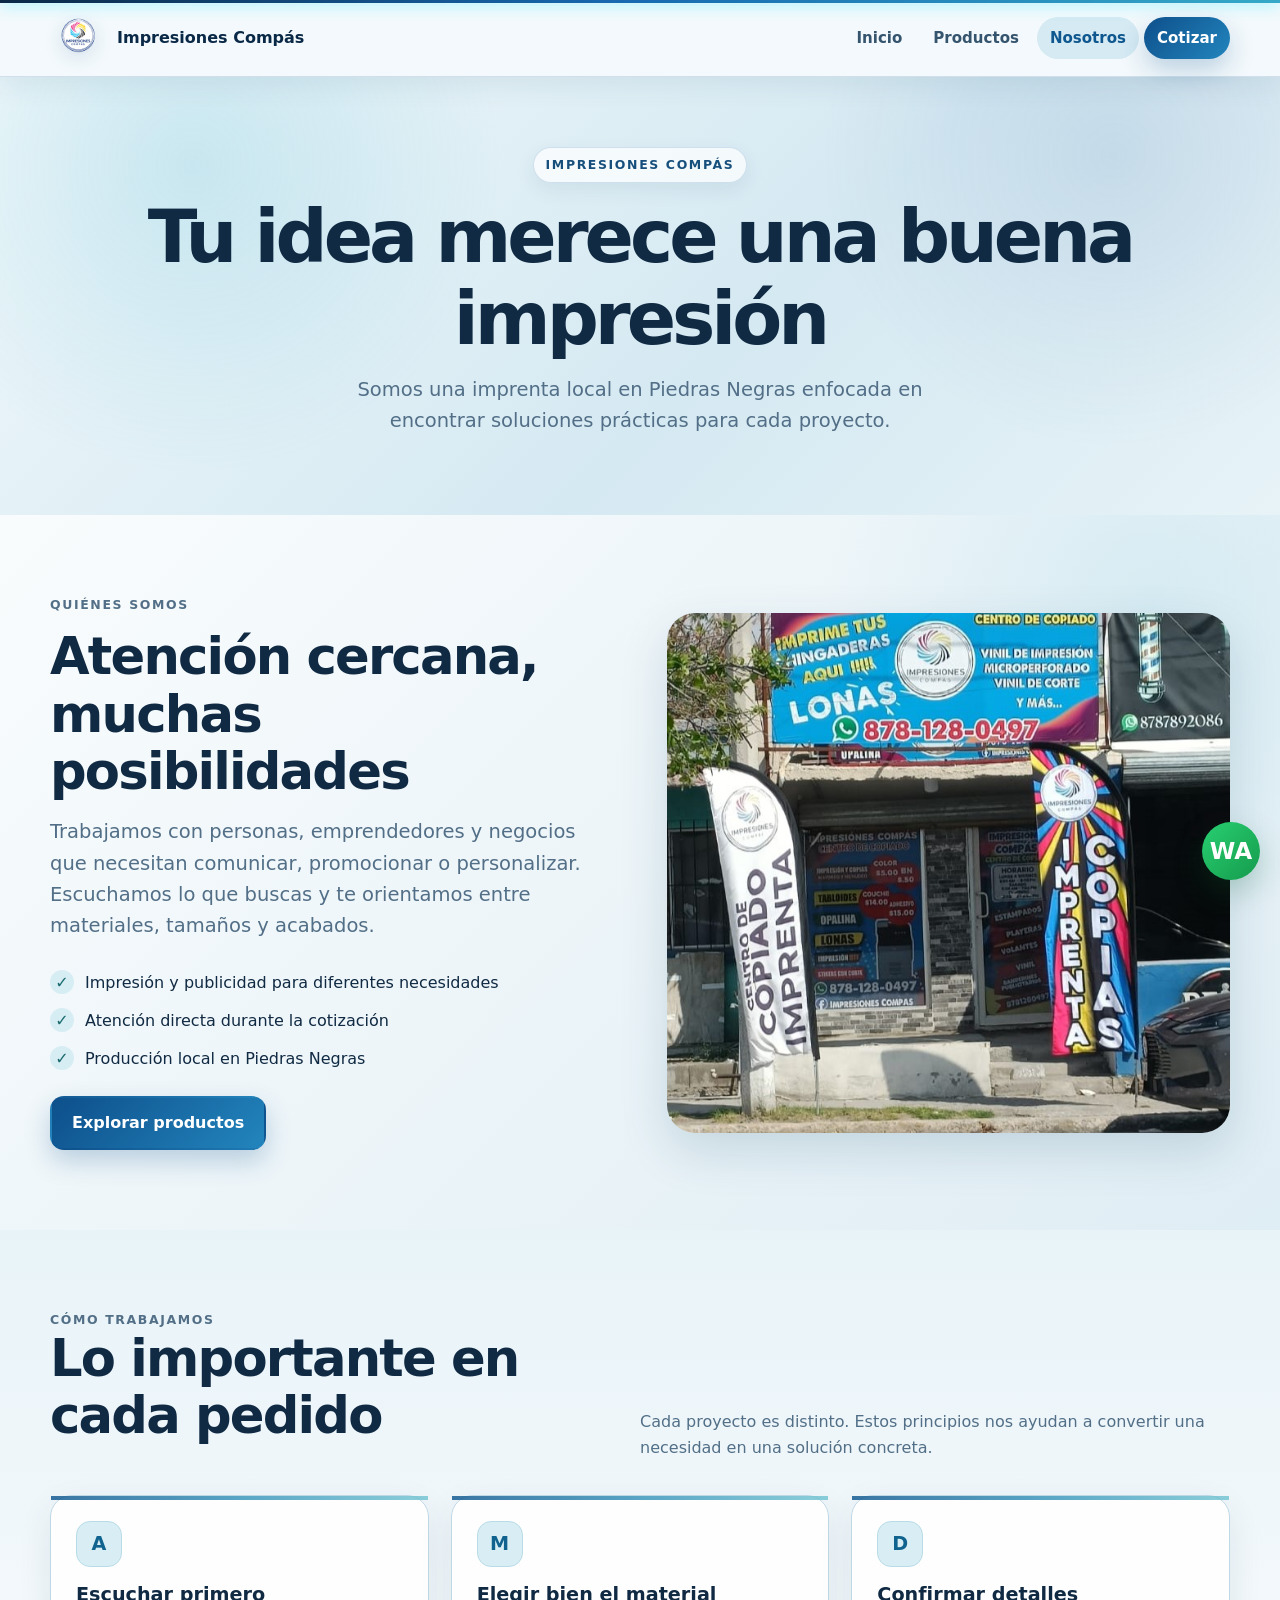
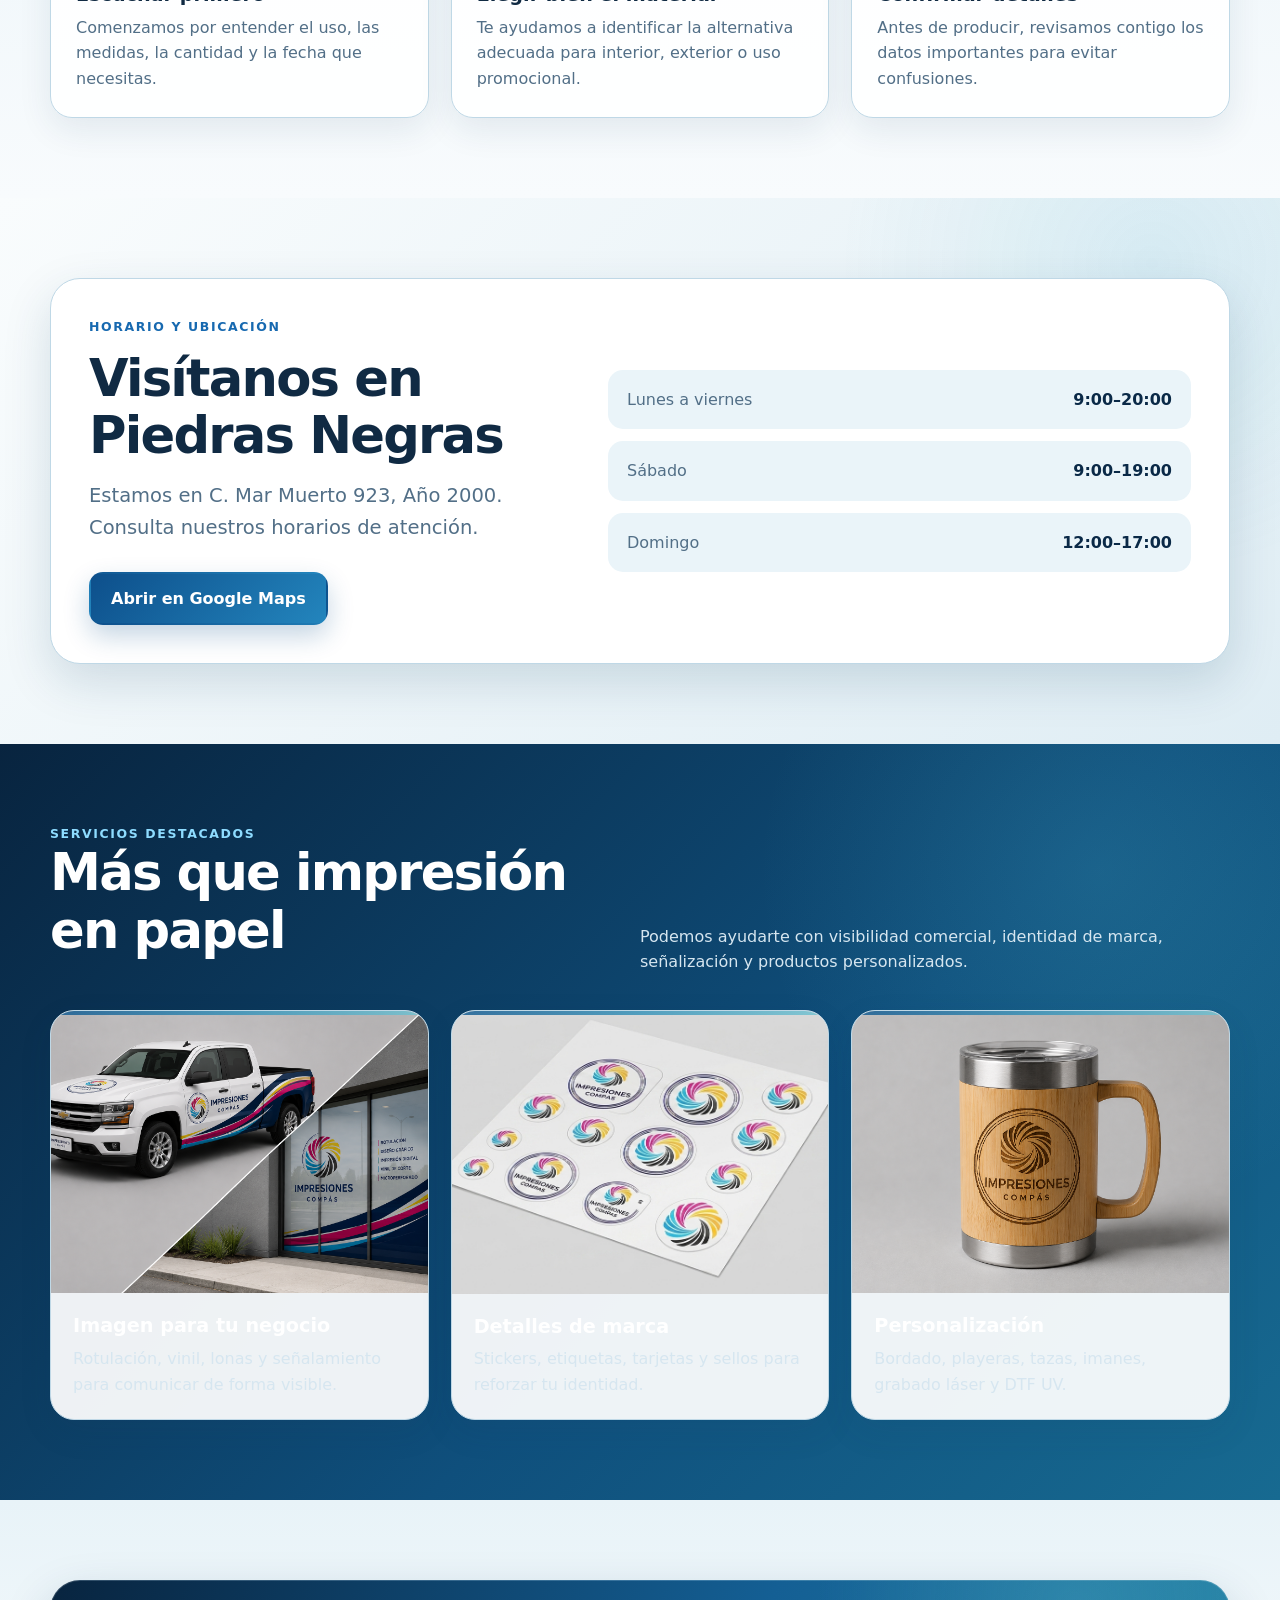
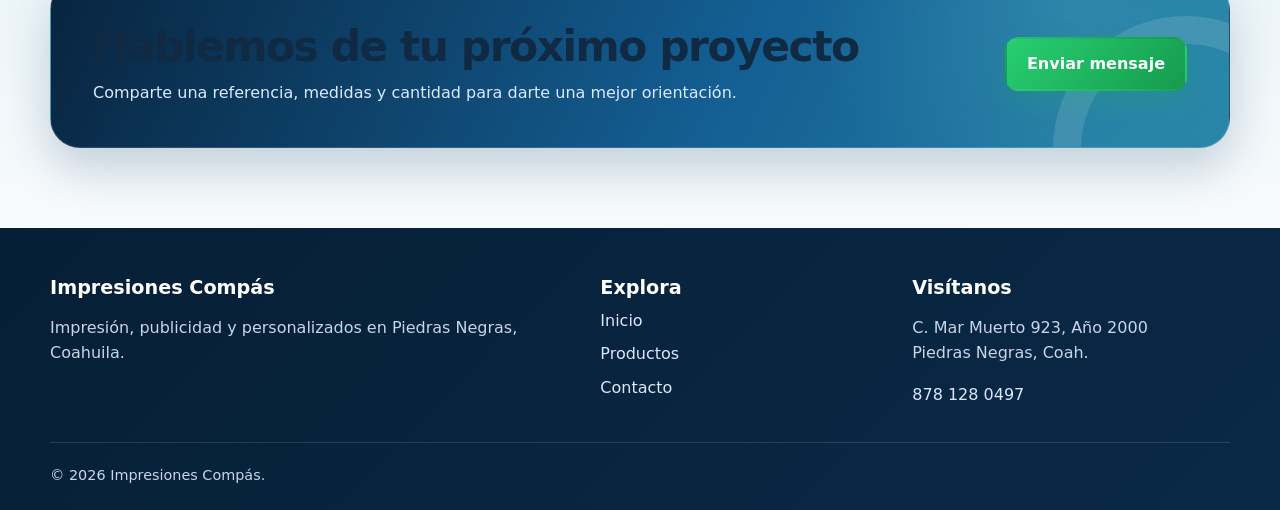
<file: trabajos.html>
<!doctype html>
<html lang="es">
<head>
<meta charset="utf-8"><meta name="viewport" content="width=device-width,initial-scale=1">
<title>Nosotros | Impresiones Compás</title>
<meta name="description" content="Conoce Impresiones Compás, imprenta local en Piedras Negras dedicada a resolver proyectos de impresión, publicidad y personalización.">
<link rel="canonical" href="https://impresionescompas.github.io/ImpresionesCompass/trabajos.html">
<link rel="icon" href="logo.png"><link rel="stylesheet" href="styles.css">
</head>
<body>
<a class="skip" href="#contenido">Saltar al contenido</a>
<header class="header"><nav class="nav" aria-label="Navegación principal"><a class="brand" href="index.html"><img src="logo.png" alt=""><span>Impresiones Compás</span></a><div class="links"><a href="index.html">Inicio</a><a href="productos.html">Productos</a><a href="trabajos.html" aria-current="page">Nosotros</a><a href="contactanos.html" class="quote">Cotizar</a></div></nav></header>
<main id="contenido">
<section class="page-hero"><div class="wrap"><p class="eyebrow">Impresiones Compás</p><h1>Tu idea merece una buena impresión</h1><p class="lead">Somos una imprenta local en Piedras Negras enfocada en encontrar soluciones prácticas para cada proyecto.</p></div></section>
<section class="section white"><div class="wrap split">
<div><p class="eyebrow">Quiénes somos</p><h2>Atención cercana, muchas posibilidades</h2><p class="lead">Trabajamos con personas, emprendedores y negocios que necesitan comunicar, promocionar o personalizar. Escuchamos lo que buscas y te orientamos entre materiales, tamaños y acabados.</p><ul class="checks"><li>Impresión y publicidad para diferentes necesidades</li><li>Atención directa durante la cotización</li><li>Producción local en Piedras Negras</li></ul><a class="btn primary" href="productos.html">Explorar productos</a></div>
<img src="local.jpg" alt="Fachada del local de Impresiones Compás en Piedras Negras">
</div></section>
<section class="section" aria-labelledby="prioridades"><div class="wrap"><div class="section-head"><div><p class="eyebrow">Cómo trabajamos</p><h2 id="prioridades">Lo importante en cada pedido</h2></div><p>Cada proyecto es distinto. Estos principios nos ayudan a convertir una necesidad en una solución concreta.</p></div><div class="grid grid-3">
<article class="feature"><div class="feature-icon">A</div><h3>Escuchar primero</h3><p>Comenzamos por entender el uso, las medidas, la cantidad y la fecha que necesitas.</p></article>
<article class="feature"><div class="feature-icon">M</div><h3>Elegir bien el material</h3><p>Te ayudamos a identificar la alternativa adecuada para interior, exterior o uso promocional.</p></article>
<article class="feature"><div class="feature-icon">D</div><h3>Confirmar detalles</h3><p>Antes de producir, revisamos contigo los datos importantes para evitar confusiones.</p></article>
</div></div></section>
<section class="section white" aria-labelledby="horarios"><div class="wrap schedule-card">
<div><p class="eyebrow">Horario y ubicación</p><h2 id="horarios">Visítanos en Piedras Negras</h2><p class="lead">Estamos en C. Mar Muerto 923, Año 2000. Consulta nuestros horarios de atención.</p><a class="btn primary" href="https://maps.app.goo.gl/ce7VM2Av23xhQuHv6" target="_blank" rel="noopener">Abrir en Google Maps</a></div>
<div class="schedule-grid">
<div><span>Lunes a viernes</span><strong>9:00–20:00</strong></div>
<div><span>Sábado</span><strong>9:00–19:00</strong></div>
<div><span>Domingo</span><strong>12:00–17:00</strong></div>
</div>
</div></section>
<section class="section dark"><div class="wrap"><div class="section-head"><div><p class="eyebrow" style="color:#8edcff">Servicios destacados</p><h2>Más que impresión en papel</h2></div><p>Podemos ayudarte con visibilidad comercial, identidad de marca, señalización y productos personalizados.</p></div><div class="grid grid-3">
<article class="card"><img class="card-media" src="rotulacion.png" alt="Proyecto de rotulación" loading="lazy"><div class="card-body"><h3>Imagen para tu negocio</h3><p>Rotulación, vinil, lonas y señalamiento para comunicar de forma visible.</p></div></article>
<article class="card"><img class="card-media" src="stickers.png" alt="Stickers personalizados" loading="lazy"><div class="card-body"><h3>Detalles de marca</h3><p>Stickers, etiquetas, tarjetas y sellos para reforzar tu identidad.</p></div></article>
<article class="card"><img class="card-media" src="laser.png" alt="Trabajo de grabado láser" loading="lazy"><div class="card-body"><h3>Personalización</h3><p>Bordado, playeras, tazas, imanes, grabado láser y DTF UV.</p></div></article>
</div></div></section>
<section class="section"><div class="wrap"><div class="band"><div><h2>Hablemos de tu próximo proyecto</h2><p>Comparte una referencia, medidas y cantidad para darte una mejor orientación.</p></div><a class="btn whatsapp" href="https://wa.me/5218781280497?text=Hola%2C%20quiero%20platicarles%20sobre%20un%20proyecto" target="_blank" rel="noopener">Enviar mensaje</a></div></div></section>
</main>
<a class="float" href="https://wa.me/5218781280497" target="_blank" rel="noopener" aria-label="Cotizar por WhatsApp">WA</a>
<footer class="footer"><div class="wrap"><div class="footer-grid"><div><h3>Impresiones Compás</h3><p>Impresión, publicidad y personalizados en Piedras Negras, Coahuila.</p></div><div><h3>Explora</h3><div class="footer-links"><a href="index.html">Inicio</a><a href="productos.html">Productos</a><a href="contactanos.html">Contacto</a></div></div><div><h3>Visítanos</h3><p>C. Mar Muerto 923, Año 2000<br>Piedras Negras, Coah.</p><a href="tel:+528781280497">878 128 0497</a></div></div><div class="footer-bottom">© 2026 Impresiones Compás.</div></div></footer>
  <script src="effects.js" defer></script>
</body></html>
</file>
<file: styles.css>
:root{--ink:#10213f;--muted:#5d6b82;--blue:#164b9b;--navy:#0b2b60;--paper:#f6f9fd;--white:#fff;--green:#1cae5b;--line:#dce5f0;--shadow:0 18px 50px rgba(17,43,82,.13);--radius:24px}*{box-sizing:border-box}html{scroll-behavior:smooth}body{margin:0;font-family:Inter,ui-sans-serif,system-ui,-apple-system,"Segoe UI",sans-serif;color:var(--ink);background:var(--paper);line-height:1.6}img{display:block;max-width:100%}a{color:inherit}.skip{position:absolute;left:-999px;top:8px;background:var(--ink);color:#fff;padding:10px 16px;border-radius:10px;z-index:100}.skip:focus{left:8px}.header{position:sticky;top:0;z-index:50;background:rgba(255,255,255,.94);backdrop-filter:blur(14px);border-bottom:1px solid var(--line)}.nav{width:min(1180px,calc(100% - 32px));min-height:76px;margin:auto;display:flex;align-items:center;justify-content:space-between;gap:24px}.brand{display:flex;align-items:center;gap:11px;text-decoration:none;color:var(--navy);font-weight:900}.brand img{width:56px;height:48px;object-fit:contain}.links{display:flex;align-items:center;gap:5px;flex-wrap:wrap}.links a{padding:9px 13px;border-radius:999px;text-decoration:none;font-size:.94rem;font-weight:750;color:#37465f}.links a:hover,.links a[aria-current=page]{background:#e8f1ff;color:var(--blue)}.links .quote{background:var(--blue);color:#fff}.links .quote:hover{background:var(--navy);color:#fff}main{overflow:hidden}.wrap{width:min(1180px,calc(100% - 32px));margin-inline:auto}.hero{padding:82px 0 68px;background:radial-gradient(circle at 85% 8%,rgba(32,167,207,.2),transparent 31%),linear-gradient(135deg,#fbfdff,#e7f1ff)}.hero-grid{display:grid;grid-template-columns:1.05fr .95fr;gap:62px;align-items:center}.eyebrow{margin:0 0 13px;color:var(--blue);font-size:.78rem;font-weight:900;letter-spacing:.13em;text-transform:uppercase}h1,h2,h3{line-height:1.12;margin-top:0}h1{font-size:clamp(2.65rem,6vw,5.2rem);letter-spacing:-.055em;margin-bottom:21px}h2{font-size:clamp(2rem,4vw,3.25rem);letter-spacing:-.035em;margin-bottom:16px}h3{font-size:1.2rem;margin-bottom:9px}.lead{font-size:clamp(1.04rem,2vw,1.22rem);color:var(--muted);max-width:650px;margin:0 0 29px}.actions{display:flex;gap:12px;flex-wrap:wrap}.btn{display:inline-flex;align-items:center;justify-content:center;gap:8px;min-height:48px;padding:12px 20px;border:2px solid transparent;border-radius:14px;text-decoration:none;font-weight:900;transition:.2s}.btn:hover{transform:translateY(-2px)}.primary{background:var(--blue);color:#fff;box-shadow:0 12px 28px rgba(22,75,155,.24)}.primary:hover{background:var(--navy)}.whatsapp{background:var(--green);color:#fff;box-shadow:0 12px 28px rgba(28,174,91,.22)}.secondary{background:#fff;border-color:var(--line);color:var(--blue)}.trust{display:flex;gap:18px;flex-wrap:wrap;margin-top:27px;color:#465671;font-size:.91rem;font-weight:750}.hero-art{position:relative}.hero-art>img{width:100%;height:500px;object-fit:cover;border-radius:32px;box-shadow:var(--shadow)}.hero-note{position:absolute;left:-22px;bottom:22px;max-width:270px;background:#fff;padding:16px 20px;border-radius:18px;box-shadow:var(--shadow)}.hero-note strong{display:block;color:var(--blue)}.section{padding:80px 0}.white{background:#fff}.dark{background:var(--navy);color:#fff}.section-head{display:flex;align-items:end;justify-content:space-between;gap:24px;margin-bottom:35px}.section-head p{max-width:590px;color:var(--muted);margin:0}.dark .section-head p{color:#c9d8ef}.grid{display:grid;gap:22px}.grid-3{grid-template-columns:repeat(3,1fr)}.grid-4{grid-template-columns:repeat(4,1fr)}.card{background:#fff;border:1px solid var(--line);border-radius:var(--radius);overflow:hidden;box-shadow:0 10px 30px rgba(17,43,82,.07)}.card-media{aspect-ratio:4/3;width:100%;object-fit:cover;background:#e7edf5}.card-body{padding:22px}.card p{margin:0;color:var(--muted)}.text-link{display:inline-flex;margin-top:15px;color:var(--blue);font-weight:900;text-decoration:none}.text-link:hover{text-decoration:underline}.feature{padding:25px;border-radius:22px;background:#fff;border:1px solid var(--line)}.feature-icon{display:grid;place-items:center;width:46px;height:46px;margin-bottom:17px;border-radius:14px;background:#e8f3ff;color:var(--blue);font-size:1.2rem;font-weight:900}.feature p{margin:0;color:var(--muted)}.split{display:grid;grid-template-columns:1fr 1fr;gap:54px;align-items:center}.split img{width:100%;max-height:520px;object-fit:cover;border-radius:28px;box-shadow:var(--shadow)}.checks{list-style:none;padding:0;margin:25px 0;display:grid;gap:12px}.checks li{display:flex;gap:11px;align-items:flex-start}.checks li:before{content:"✓";display:grid;place-items:center;flex:0 0 24px;height:24px;border-radius:50%;background:#dff6e9;color:#0d8140;font-weight:900}.band{padding:42px;border-radius:30px;background:linear-gradient(135deg,var(--blue),#2478cc);color:#fff;display:flex;align-items:center;justify-content:space-between;gap:28px;box-shadow:var(--shadow)}.band h2{font-size:clamp(1.8rem,4vw,2.65rem);margin-bottom:9px}.band p{margin:0;color:#dbeaff}.page-hero{padding:70px 0 50px;background:linear-gradient(135deg,#eef5ff,#dff4fa);text-align:center}.page-hero h1{font-size:clamp(2.5rem,6vw,4.55rem);margin-bottom:15px}.page-hero .lead{margin-inline:auto}.category{margin-top:55px}.category:first-child{margin-top:0}.category-title{display:flex;align-items:center;gap:12px;margin-bottom:21px}.category-title:after{content:"";height:1px;background:var(--line);flex:1}.product{display:flex;flex-direction:column}.product .card-body{display:flex;flex-direction:column;flex:1}.product .btn{margin-top:18px;align-self:flex-start}.contact-grid{display:grid;grid-template-columns:.85fr 1.15fr;gap:30px}.panel{padding:32px;background:#fff;border:1px solid var(--line);border-radius:28px;box-shadow:var(--shadow)}.contact-list{display:grid;gap:12px;margin-top:23px}.contact-link{display:flex;align-items:center;gap:14px;padding:14px 16px;border:1px solid var(--line);border-radius:16px;text-decoration:none;font-weight:800}.contact-link:hover{border-color:#a9c9f7;background:#f5f9ff}.contact-link b{display:grid;place-items:center;width:40px;height:40px;border-radius:12px;background:#e8f3ff;color:var(--blue)}.address{min-height:100%;background:linear-gradient(135deg,var(--navy),var(--blue));color:#fff;padding:34px;border-radius:28px;display:flex;flex-direction:column;justify-content:space-between}.address p{color:#dbe7fa}.address img{margin-top:28px;height:260px;width:100%;object-fit:cover;border-radius:20px}.footer{background:#081b3b;color:#c9d5e8;padding:49px 0 23px}.footer-grid{display:grid;grid-template-columns:1.3fr .7fr .8fr;gap:34px}.footer h3{color:#fff}.footer a{color:#dce8fa;text-decoration:none}.footer a:hover{text-decoration:underline}.footer-links{display:grid;gap:8px}.footer-bottom{border-top:1px solid rgba(255,255,255,.12);margin-top:34px;padding-top:21px;font-size:.9rem}.float{position:fixed;right:20px;bottom:20px;z-index:45;width:58px;height:58px;display:grid;place-items:center;border-radius:50%;background:var(--green);color:#fff;text-decoration:none;font-size:1.45rem;font-weight:900;box-shadow:0 12px 30px rgba(0,0,0,.25)}:focus-visible{outline:3px solid #f3a712;outline-offset:3px}@media(max-width:900px){.hero-grid,.split,.contact-grid{grid-template-columns:1fr}.hero{padding-top:58px}.hero-art{max-width:680px}.hero-art>img{height:420px}.grid-4,.grid-3{grid-template-columns:repeat(2,1fr)}.footer-grid{grid-template-columns:1fr 1fr}.band{align-items:flex-start;flex-direction:column}}@media(max-width:650px){.nav{min-height:auto;padding:12px 0;align-items:flex-start;flex-direction:column;gap:9px}.brand img{width:46px;height:38px}.links{width:100%;gap:2px}.links a{padding:8px 9px;font-size:.86rem}.hero{padding:45px 0 51px}h1{font-size:2.7rem}.hero-art>img{height:330px;border-radius:24px}.hero-note{left:12px;right:12px;bottom:12px;max-width:none}.section{padding:59px 0}.section-head{align-items:flex-start;flex-direction:column;margin-bottom:27px}.grid-3,.grid-4{grid-template-columns:1fr}.split{gap:29px}.band{padding:27px 21px;border-radius:22px}.footer-grid{grid-template-columns:1fr}.panel,.address{padding:24px}}@media(prefers-reduced-motion:reduce){*{scroll-behavior:auto!important;transition:none!important}}
/* Capa visual dinámica inspirada en impresión CMYK */
:root{--cyan:#08a9d6;--magenta:#e62b75;--yellow:#f5b928;--violet:#6d4bd1;--shadow-color:rgba(25,57,109,.16)}
body{background:linear-gradient(180deg,#f7fbff 0%,#f8f7ff 48%,#fffaf2 100%)}
.header{box-shadow:0 8px 30px rgba(18,53,103,.06)}
.header:before{content:"";position:absolute;inset:0 0 auto;height:3px;background:linear-gradient(90deg,var(--cyan),var(--blue) 35%,var(--magenta) 68%,var(--yellow))}
.brand img{filter:drop-shadow(0 5px 9px rgba(22,75,155,.14));transition:transform .25s ease}
.brand:hover img{transform:rotate(-3deg) scale(1.04)}
.links .quote,.primary{background:linear-gradient(135deg,var(--blue),var(--violet));box-shadow:0 12px 26px rgba(74,68,182,.24)}
.links .quote:hover,.primary:hover{background:linear-gradient(135deg,var(--navy),var(--blue))}
.hero{position:relative;isolation:isolate;background:
radial-gradient(circle at 7% 18%,rgba(8,169,214,.18),transparent 28%),
radial-gradient(circle at 92% 12%,rgba(230,43,117,.15),transparent 25%),
radial-gradient(circle at 73% 90%,rgba(245,185,40,.18),transparent 24%),
linear-gradient(135deg,#fbfdff 0%,#eef3ff 52%,#fff8ee 100%)}
.hero:before,.hero:after{content:"";position:absolute;border-radius:50%;filter:blur(1px);z-index:-1;pointer-events:none}
.hero:before{width:180px;height:180px;left:-70px;bottom:-55px;background:linear-gradient(135deg,rgba(8,169,214,.24),rgba(109,75,209,.12));animation:floatBlob 9s ease-in-out infinite}
.hero:after{width:110px;height:110px;right:4%;top:10%;background:linear-gradient(135deg,rgba(230,43,117,.18),rgba(245,185,40,.2));animation:floatBlob 7s ease-in-out infinite reverse}
.hero-grid{position:relative;z-index:1}
.hero-copy .eyebrow,.page-hero .eyebrow{display:inline-flex;padding:7px 12px;border:1px solid rgba(22,75,155,.14);border-radius:999px;background:rgba(255,255,255,.68);box-shadow:0 8px 24px rgba(22,75,155,.08)}
.ink-gradient{background:linear-gradient(90deg,var(--blue),var(--cyan) 32%,var(--magenta) 68%,#dd8b00);background-size:180% auto;-webkit-background-clip:text;background-clip:text;color:transparent;animation:inkFlow 7s ease-in-out infinite}
.hero-art{padding:9px}
.hero-art:before{content:"";position:absolute;inset:-1px;border-radius:37px;background:linear-gradient(135deg,var(--cyan),var(--blue) 35%,var(--magenta) 68%,var(--yellow));z-index:-1;transform:rotate(1.1deg);opacity:.82}
.hero-art>img{height:520px;border:5px solid #fff;box-shadow:0 26px 70px rgba(17,43,82,.2);object-position:center}
.hero-note{border-left:4px solid var(--magenta);box-shadow:0 18px 45px rgba(25,57,109,.18)}
.hero-note strong{color:var(--magenta)}
.trust span{display:inline-flex;align-items:center;padding:7px 11px;border-radius:999px;background:rgba(255,255,255,.72);border:1px solid rgba(22,75,155,.1)}
.card,.feature{position:relative;transition:transform .25s ease,box-shadow .25s ease,border-color .25s ease}
.card:before,.feature:before{content:"";position:absolute;inset:0 0 auto;height:4px;background:linear-gradient(90deg,var(--cyan),var(--blue),var(--magenta),var(--yellow));opacity:.82;z-index:2}
.card:hover,.feature:hover{transform:translateY(-7px);border-color:rgba(22,75,155,.2);box-shadow:0 22px 52px var(--shadow-color)}
.card-media{transition:transform .45s ease,filter .35s ease}
.card:hover .card-media{transform:scale(1.035);filter:saturate(1.08)}
.feature:nth-child(4n+1) .feature-icon{background:#ddf7ff;color:#007b9c}
.feature:nth-child(4n+2) .feature-icon{background:#e9e5ff;color:#5637b4}
.feature:nth-child(4n+3) .feature-icon{background:#ffe3ee;color:#b81d5a}
.feature:nth-child(4n+4) .feature-icon{background:#fff0bf;color:#966800}
.band{position:relative;overflow:hidden;background:
radial-gradient(circle at 86% 15%,rgba(245,185,40,.34),transparent 25%),
linear-gradient(115deg,var(--navy),var(--blue) 48%,var(--violet) 74%,var(--magenta));box-shadow:0 24px 55px rgba(33,53,117,.25)}
.band:after{content:"";position:absolute;width:210px;height:210px;right:-90px;bottom:-135px;border:28px solid rgba(255,255,255,.12);border-radius:50%}
.band>*{position:relative;z-index:1}
.page-hero{background:radial-gradient(circle at 15% 20%,rgba(8,169,214,.16),transparent 26%),radial-gradient(circle at 87% 18%,rgba(230,43,117,.13),transparent 24%),linear-gradient(135deg,#eef7ff,#f1efff 58%,#fff7e8)}
.whatsapp,.float{background:linear-gradient(135deg,#28cf72,#159b4c)}
.float{transition:transform .2s ease,box-shadow .2s ease}
.float:hover{transform:translateY(-3px) scale(1.04);box-shadow:0 18px 35px rgba(14,121,61,.32)}
@keyframes inkFlow{0%,100%{background-position:0% center}50%{background-position:100% center}}
@keyframes floatBlob{0%,100%{transform:translate3d(0,0,0)}50%{transform:translate3d(12px,-14px,0)}}
@media(max-width:900px){.hero-art>img{height:440px}}
@media(max-width:650px){.hero-art{padding:6px}.hero-art:before{border-radius:29px}.hero-art>img{height:350px}.trust{gap:8px}.trust span{font-size:.82rem}}
@media(prefers-reduced-motion:reduce){.hero:before,.hero:after,.ink-gradient{animation:none!important}.card:hover,.feature:hover,.btn:hover,.float:hover{transform:none}}

/* Paleta azul rey y neón */
:root{
  --ink:#061d45;
  --muted:#315a7d;
  --blue:#064cff;
  --navy:#031d70;
  --paper:#dff6ff;
  --white:#f2fbff;
  --line:#79cbf2;
  --cyan:#00eaff;
  --magenta:#7a38ff;
  --yellow:#72ffdd;
  --violet:#5724ff;
  --shadow-color:rgba(0,49,181,.24);
  --shadow:0 20px 55px rgba(0,45,160,.22)
}
body{background:linear-gradient(180deg,#bdeaff 0%,#e9faff 46%,#a9e7ff 100%)}
.header{background:linear-gradient(105deg,rgba(2,24,105,.97),rgba(5,76,255,.95));border-bottom:1px solid rgba(0,234,255,.72);box-shadow:0 10px 34px rgba(0,30,112,.28)}
.header:before{height:4px;background:linear-gradient(90deg,#00eaff,#4d7cff 42%,#8c3dff 72%,#00ffcf);box-shadow:0 0 15px rgba(0,234,255,.9)}
.brand{color:#fff;text-shadow:0 0 16px rgba(0,234,255,.5)}
.brand img{filter:drop-shadow(0 0 9px rgba(0,234,255,.72))}
.links a{color:#eafaff}
.links a:hover,.links a[aria-current=page]{background:#00eaff;color:#031d70;box-shadow:0 0 18px rgba(0,234,255,.65)}
.links .quote,.primary{background:linear-gradient(135deg,#064cff,#7a38ff);color:#fff;border-color:rgba(0,234,255,.45);box-shadow:0 0 0 1px rgba(0,234,255,.24),0 12px 30px rgba(6,76,255,.38)}
.links .quote:hover,.primary:hover{background:linear-gradient(135deg,#00bce8,#064cff);color:#fff;box-shadow:0 0 22px rgba(0,234,255,.6)}
.hero{color:#fff;background:
radial-gradient(circle at 8% 16%,rgba(0,234,255,.36),transparent 28%),
radial-gradient(circle at 92% 12%,rgba(122,56,255,.35),transparent 28%),
radial-gradient(circle at 72% 91%,rgba(0,255,207,.24),transparent 24%),
linear-gradient(135deg,#02175f 0%,#064cff 54%,#07298d 100%)}
.hero:before{background:linear-gradient(135deg,rgba(0,234,255,.6),rgba(87,36,255,.28));box-shadow:0 0 38px rgba(0,234,255,.42)}
.hero:after{background:linear-gradient(135deg,rgba(122,56,255,.5),rgba(0,255,207,.4));box-shadow:0 0 32px rgba(122,56,255,.36)}
.hero .lead{color:#dff8ff}
.hero-copy .eyebrow,.page-hero .eyebrow{color:#031d70;background:#00eaff;border-color:#75f5ff;box-shadow:0 0 22px rgba(0,234,255,.48)}
.ink-gradient{background:linear-gradient(90deg,#fff,#00eaff 30%,#72ffdd 57%,#c48cff 82%,#fff);background-size:190% auto;-webkit-background-clip:text;background-clip:text;color:transparent;filter:drop-shadow(0 0 12px rgba(0,234,255,.24))}
.hero-art:before{background:linear-gradient(135deg,#00eaff,#064cff 42%,#8a37ff 72%,#00ffcf);box-shadow:0 0 32px rgba(0,234,255,.5)}
.hero-art>img{border-color:#bff8ff;box-shadow:0 28px 75px rgba(0,15,80,.46)}
.hero-note,.card,.feature,.panel{background:linear-gradient(145deg,#f2fbff,#dff6ff);border-color:#79cbf2}
.hero-note{color:var(--ink);border-left-color:#064cff;box-shadow:0 15px 40px rgba(0,32,130,.32)}
.hero-note strong{color:#064cff}
.trust{color:#fff}
.trust span{background:rgba(1,25,103,.58);border:1px solid rgba(0,234,255,.62);box-shadow:0 0 15px rgba(0,234,255,.16)}
.white{background:linear-gradient(180deg,#d4f3ff,#edfaff)}
.secondary{background:#d8f6ff;border-color:#3dbce9;color:#043ec0}
.card:before,.feature:before{height:5px;background:linear-gradient(90deg,#00eaff,#064cff,#8a37ff,#00ffcf);box-shadow:0 0 14px rgba(0,234,255,.45)}
.card:hover,.feature:hover{border-color:#00aee8;box-shadow:0 0 0 1px rgba(0,234,255,.3),0 24px 56px rgba(0,55,180,.26)}
.card-media{background:#aee5f8}
.feature:nth-child(4n+1) .feature-icon,
.feature:nth-child(4n+2) .feature-icon,
.feature:nth-child(4n+3) .feature-icon,
.feature:nth-child(4n+4) .feature-icon{background:linear-gradient(135deg,#baf6ff,#8edcff);color:#0239b2;box-shadow:0 0 18px rgba(0,234,255,.32)}
.band{background:
radial-gradient(circle at 86% 15%,rgba(0,255,207,.34),transparent 25%),
linear-gradient(115deg,#02175f,#064cff 51%,#632fff 100%);border:1px solid rgba(0,234,255,.55);box-shadow:0 0 30px rgba(0,234,255,.22),0 24px 55px rgba(0,30,130,.32)}
.page-hero{color:#fff;background:
radial-gradient(circle at 15% 20%,rgba(0,234,255,.36),transparent 27%),
radial-gradient(circle at 87% 18%,rgba(122,56,255,.38),transparent 26%),
linear-gradient(135deg,#02175f,#064cff 58%,#3618a8)}
.page-hero .lead{color:#ddf7ff}
.contact-link:hover{border-color:#00aee8;background:#c8f2ff;box-shadow:0 0 16px rgba(0,234,255,.22)}
.contact-link b{background:#b9f2ff;color:#033fc1}
.address{background:linear-gradient(135deg,#02175f,#064cff 65%,#6231ef);border:1px solid rgba(0,234,255,.5);box-shadow:0 0 25px rgba(0,234,255,.17)}
.footer{background:linear-gradient(135deg,#010c3c,#031d70);border-top:1px solid rgba(0,234,255,.35)}
.float{box-shadow:0 0 0 3px rgba(114,255,221,.28),0 0 25px rgba(0,255,207,.55)}
:focus-visible{outline-color:#00eaff}

/* Azul rey neón en toda la página */
main{background:
radial-gradient(circle at 8% 35%,rgba(0,234,255,.16),transparent 24%),
radial-gradient(circle at 92% 68%,rgba(122,56,255,.2),transparent 27%),
linear-gradient(180deg,#05248d 0%,#064cff 32%,#041d73 66%,#052ca6 100%)}
.section{position:relative;color:#fff;background:
radial-gradient(circle at 92% 8%,rgba(0,234,255,.16),transparent 23%),
linear-gradient(135deg,#031968,#064cff 58%,#06349d)}
.section.white{background:
radial-gradient(circle at 7% 15%,rgba(0,255,207,.14),transparent 24%),
linear-gradient(135deg,#062b9e,#075bdf 56%,#03338f)}
.section.dark{background:
radial-gradient(circle at 85% 18%,rgba(122,56,255,.28),transparent 26%),
linear-gradient(135deg,#010b3a,#031d70 56%,#2b168d)}
.section h2,.section h3,.category-title h2,.panel h2,.panel h3{color:#fff}
.section-head p,.section .lead,.split p,.feature p,.card p{color:#d9f5ff}
.category-title:after{height:2px;background:linear-gradient(90deg,#00eaff,rgba(0,234,255,0))}
.category-title{color:#fff}
.card,.feature,.panel{color:#fff;background:
radial-gradient(circle at 100% 0,rgba(0,234,255,.17),transparent 34%),
linear-gradient(145deg,rgba(4,36,132,.96),rgba(3,22,88,.97));border-color:rgba(0,234,255,.55);box-shadow:0 16px 42px rgba(0,9,60,.34)}
.card p,.feature p,.panel p{color:#cceeff}
.card h3,.feature h3{color:#fff}
.text-link{color:#64f4ff;text-shadow:0 0 12px rgba(0,234,255,.35)}
.text-link:hover{color:#fff}
.card-media{background:#062b91;border-bottom:1px solid rgba(0,234,255,.35)}
.feature-icon{border:1px solid rgba(0,234,255,.62)}
.checks li{color:#e9fbff}
.checks li:before{background:#00eaff;color:#031d70;box-shadow:0 0 16px rgba(0,234,255,.5)}
.secondary{background:rgba(0,234,255,.12);border-color:#00eaff;color:#fff;box-shadow:0 0 18px rgba(0,234,255,.18)}
.secondary:hover{background:#00eaff;color:#031d70;box-shadow:0 0 24px rgba(0,234,255,.55)}
.panel{box-shadow:0 0 0 1px rgba(0,234,255,.18),0 22px 50px rgba(0,12,72,.36)}
.contact-link{color:#fff;background:rgba(0,17,85,.5);border-color:rgba(0,234,255,.38)}
.contact-link:hover{color:#031d70;background:#00eaff;border-color:#93f8ff;box-shadow:0 0 24px rgba(0,234,255,.48)}
.contact-link:hover b{background:#fff;color:#064cff}
.address{box-shadow:0 0 0 1px rgba(0,234,255,.25),0 24px 55px rgba(0,10,70,.4)}
.band{border-color:#00eaff;box-shadow:0 0 34px rgba(0,234,255,.3),0 24px 55px rgba(0,18,108,.42)}
.footer{box-shadow:inset 0 2px 0 rgba(0,234,255,.25)}
@media(max-width:650px){
  .section{background:linear-gradient(145deg,#031968,#064cff 62%,#06349d)}
}

/* Identidad profesional en azules */
:root{
  --ink:#102f4c;
  --muted:#557087;
  --blue:#246aa5;
  --navy:#0d3559;
  --paper:#edf5fa;
  --white:#ffffff;
  --line:#c8dce9;
  --cyan:#62b7d2;
  --magenta:#477fb4;
  --yellow:#8bcbdc;
  --violet:#315f93;
  --shadow-color:rgba(18,59,91,.14);
  --shadow:0 18px 48px rgba(18,59,91,.14)
}
body{background:linear-gradient(180deg,#e8f2f8 0%,#f5f9fc 48%,#e6f1f7 100%)}
.header{background:rgba(244,249,252,.94);border-bottom:1px solid rgba(70,123,161,.2);box-shadow:0 8px 28px rgba(18,59,91,.08);transition:box-shadow .3s ease,background .3s ease}
.header:before{height:3px;background:linear-gradient(90deg,#163f68,#4387ba 52%,#76bed1)}
.header.is-scrolled{background:rgba(248,252,254,.98);box-shadow:0 12px 35px rgba(13,53,89,.15)}
.brand{color:var(--navy);text-shadow:none}
.brand img{filter:drop-shadow(0 5px 9px rgba(22,75,120,.15))}
.links a{color:#35546d;transition:color .2s ease,background .2s ease,transform .2s ease}
.links a:hover,.links a[aria-current=page]{background:#dcecf5;color:#174f7c;box-shadow:none}
.links .quote,.primary{background:linear-gradient(135deg,#174f7c,#2f79ae);color:#fff;border-color:transparent;box-shadow:0 10px 24px rgba(28,91,139,.22)}
.links .quote:hover,.primary:hover{background:linear-gradient(135deg,#103b60,#246a9d);color:#fff;box-shadow:0 13px 28px rgba(20,74,115,.28)}
main{background:
radial-gradient(circle at 8% 34%,rgba(98,183,210,.1),transparent 23%),
radial-gradient(circle at 92% 72%,rgba(49,95,147,.09),transparent 26%),
linear-gradient(180deg,#eaf4f9,#f7fafc 52%,#e7f1f7)}
.hero{color:var(--ink);background:
radial-gradient(circle at 9% 18%,rgba(98,183,210,.22),transparent 29%),
radial-gradient(circle at 92% 13%,rgba(49,95,147,.14),transparent 27%),
linear-gradient(135deg,#f4f9fc 0%,#dcecf5 56%,#cfe3ef 100%)}
.hero:before{background:linear-gradient(135deg,rgba(98,183,210,.28),rgba(49,95,147,.12));box-shadow:none}
.hero:after{background:linear-gradient(135deg,rgba(62,132,180,.17),rgba(128,198,216,.24));box-shadow:none}
.hero .lead{color:var(--muted)}
.hero-copy .eyebrow,.page-hero .eyebrow{color:#174f7c;background:rgba(255,255,255,.7);border-color:rgba(36,106,165,.18);box-shadow:0 7px 20px rgba(18,59,91,.08)}
.ink-gradient{background:linear-gradient(90deg,#123f68,#317dad 48%,#579dbd);background-size:170% auto;-webkit-background-clip:text;background-clip:text;color:transparent;filter:none}
.hero-art{will-change:transform;transition:transform .15s linear}
.hero-art:before{background:linear-gradient(135deg,#80c6d9,#2f77aa 48%,#174f7c);box-shadow:none;opacity:.72}
.hero-art>img{border-color:#f7fbfd;box-shadow:0 25px 65px rgba(13,53,89,.2)}
.hero-note,.card,.feature,.panel{color:var(--ink);background:rgba(255,255,255,.93);border-color:var(--line)}
.hero-note{border-left-color:#4387ba;box-shadow:0 15px 38px rgba(18,59,91,.16)}
.hero-note strong{color:#246aa5}
.trust{color:#48677f}
.trust span{background:rgba(255,255,255,.68);border:1px solid rgba(36,106,165,.12);box-shadow:none}
.section{position:relative;color:var(--ink);background:linear-gradient(180deg,#edf5f9,#f7fafc)}
.section.white{background:
radial-gradient(circle at 90% 12%,rgba(98,183,210,.09),transparent 25%),
linear-gradient(135deg,#f8fbfd,#e4f0f6)}
.section.dark{color:#fff;background:
radial-gradient(circle at 86% 17%,rgba(98,183,210,.14),transparent 27%),
linear-gradient(135deg,#0d3559,#174f7c 58%,#245f8b)}
.section h2,.section h3,.category-title h2,.panel h2,.panel h3{color:var(--ink)}
.section.dark h2,.section.dark h3{color:#fff}
.section-head p,.section .lead,.split p,.feature p,.card p,.panel p{color:var(--muted)}
.section.dark .section-head p,.section.dark p{color:#d6e6f0}
.category-title{color:var(--ink)}
.category-title:after{height:1px;background:linear-gradient(90deg,#70aac8,rgba(112,170,200,0))}
.card,.feature,.panel{box-shadow:0 12px 34px rgba(18,59,91,.09);transition:transform .35s cubic-bezier(.2,.7,.2,1),box-shadow .35s ease,border-color .35s ease}
.card:before,.feature:before{height:4px;background:linear-gradient(90deg,#285f8d,#5599bd,#8bcbdc);box-shadow:none}
.card:hover,.feature:hover{transform:translateY(-6px);border-color:#91bad0;box-shadow:0 20px 44px rgba(18,59,91,.16)}
.card h3,.feature h3{color:var(--ink)}
.card p,.feature p{color:var(--muted)}
.card-media{background:#d7e7f0;border-bottom:0}
.text-link{color:#246aa5;text-shadow:none}
.text-link:hover{color:#123f68}
.feature:nth-child(4n+1) .feature-icon,
.feature:nth-child(4n+2) .feature-icon,
.feature:nth-child(4n+3) .feature-icon,
.feature:nth-child(4n+4) .feature-icon{background:#dceef5;color:#1d608e;border:1px solid #c1dde9;box-shadow:none}
.checks li{color:var(--ink)}
.checks li:before{background:#d7edf4;color:#1a6b6f;box-shadow:none}
.secondary{background:#fff;border-color:#b8d2e1;color:#1c5f8e;box-shadow:none}
.secondary:hover{background:#e2f0f6;color:#123f68;box-shadow:0 8px 20px rgba(18,59,91,.12)}
.band{background:
radial-gradient(circle at 87% 15%,rgba(139,203,220,.2),transparent 25%),
linear-gradient(115deg,#0d3559,#246a9d 58%,#397fa9);border:1px solid rgba(255,255,255,.16);box-shadow:0 20px 48px rgba(13,53,89,.22)}
.page-hero{color:var(--ink);background:
radial-gradient(circle at 15% 20%,rgba(98,183,210,.17),transparent 27%),
radial-gradient(circle at 87% 18%,rgba(49,95,147,.11),transparent 25%),
linear-gradient(135deg,#edf6fa,#d7e9f2 58%,#e9f3f7)}
.page-hero .lead{color:var(--muted)}
.contact-link{color:var(--ink);background:#f8fbfd;border-color:var(--line)}
.contact-link:hover{color:#174f7c;background:#e4f1f6;border-color:#8fb8cd;box-shadow:0 8px 22px rgba(18,59,91,.11)}
.contact-link b{background:#dceef5;color:#1c6694}
.address{background:linear-gradient(135deg,#0d3559,#246a9d);border:0;box-shadow:0 20px 48px rgba(13,53,89,.2)}
.footer{background:linear-gradient(135deg,#092944,#0d3559);border-top:0;box-shadow:none}
.float{box-shadow:0 12px 30px rgba(11,101,56,.25)}
.motion-ready .reveal{opacity:0;transform:translateY(30px);transition:opacity .7s ease,transform .7s cubic-bezier(.2,.7,.2,1);transition-delay:var(--reveal-delay,0ms)}
.motion-ready .reveal.is-visible{opacity:1;transform:translateY(0)}
.motion-ready .reveal.reveal-left{transform:translateX(-32px)}
.motion-ready .reveal.reveal-left.is-visible{transform:translateX(0)}
.motion-ready .reveal.reveal-right{transform:translateX(32px)}
.motion-ready .reveal.reveal-right.is-visible{transform:translateX(0)}
@media(max-width:650px){
  .section,.section.white{background:linear-gradient(145deg,#edf5f9,#f8fbfd)}
}
@media(prefers-reduced-motion:reduce){
  .hero-art{transform:none!important}
  .motion-ready .reveal,.motion-ready .reveal.reveal-left,.motion-ready .reveal.reveal-right{opacity:1!important;transform:none!important;transition:none!important}
}

/* Paleta zafiro y océano */
:root{
  --ink:#102a43;
  --muted:#526f87;
  --blue:#1769b0;
  --navy:#0a2947;
  --paper:#eaf4f9;
  --line:#bfd8e6;
  --cyan:#35a9c7;
  --violet:#315f9e;
  --shadow-color:rgba(10,60,96,.15);
  --shadow:0 18px 48px rgba(10,60,96,.15)
}
body{background:linear-gradient(180deg,#e3f1f7 0%,#f7fbfd 50%,#dcecf4 100%)}
.header:before{background:linear-gradient(90deg,#0a2947,#1769b0 48%,#35a9c7)}
.brand{color:#0a2947}
.links a:hover,.links a[aria-current=page]{background:#d5eaf3;color:#0f578f}
.links .quote,.primary{background:linear-gradient(135deg,#0d4f8b,#2385bd);box-shadow:0 11px 26px rgba(13,79,139,.24)}
.links .quote:hover,.primary:hover{background:linear-gradient(135deg,#0a365d,#1769b0)}
.hero{background:
radial-gradient(circle at 9% 18%,rgba(53,169,199,.21),transparent 29%),
radial-gradient(circle at 92% 13%,rgba(49,95,158,.15),transparent 27%),
linear-gradient(135deg,#f6fbfd 0%,#dceef6 55%,#c9e3ef 100%)}
.hero:before{background:linear-gradient(135deg,rgba(53,169,199,.3),rgba(49,95,158,.13))}
.hero:after{background:linear-gradient(135deg,rgba(23,105,176,.2),rgba(100,195,211,.26))}
.ink-gradient{background:linear-gradient(90deg,#0a365d,#1769b0 48%,#2d94b3);background-size:170% auto;-webkit-background-clip:text;background-clip:text;color:transparent}
.hero-art:before{background:linear-gradient(135deg,#63bfd2,#1769b0 50%,#0a365d)}
.hero-note{border-left-color:#2385bd}
.hero-note strong,.text-link{color:#1769b0}
.section{background:linear-gradient(180deg,#e8f3f8,#f8fbfd)}
.section.white{background:
radial-gradient(circle at 90% 12%,rgba(53,169,199,.1),transparent 25%),
linear-gradient(135deg,#f9fcfd,#dfedf4)}
.section.dark{background:
radial-gradient(circle at 86% 17%,rgba(80,183,205,.18),transparent 27%),
linear-gradient(135deg,#08243f,#0f4f7c 58%,#176a91)}
.card:before,.feature:before{background:linear-gradient(90deg,#0f578f,#3491b8,#73c4d2)}
.feature:nth-child(4n+1) .feature-icon,
.feature:nth-child(4n+2) .feature-icon,
.feature:nth-child(4n+3) .feature-icon,
.feature:nth-child(4n+4) .feature-icon{background:#d9eef4;color:#0f638e;border-color:#b8dce7}
.secondary{border-color:#a9cddd;color:#125f97}
.secondary:hover{background:#dceef4;color:#0a365d}
.band{background:
radial-gradient(circle at 87% 15%,rgba(104,200,216,.22),transparent 25%),
linear-gradient(115deg,#08243f,#145f94 58%,#2583a5)}
.page-hero{background:
radial-gradient(circle at 15% 20%,rgba(53,169,199,.18),transparent 27%),
radial-gradient(circle at 87% 18%,rgba(49,95,158,.12),transparent 25%),
linear-gradient(135deg,#f0f8fb,#d5e9f2 58%,#e7f3f7)}
.address{background:linear-gradient(135deg,#08243f,#1769b0 72%,#2789a6)}
.footer{background:linear-gradient(135deg,#061f36,#0a2947)}

/* Pantalla de bienvenida */
html.intro-open,html.intro-open body{overflow:hidden}
.site-intro{position:fixed;inset:0;width:100vw;height:100dvh;min-height:100vh;z-index:99999;display:grid;place-items:center;overflow:hidden;isolation:isolate;background:
radial-gradient(circle at 50% 46%,rgba(23,105,176,.24),transparent 32%),
linear-gradient(145deg,#020814 0%,#071a30 52%,#092a46 100%);opacity:1;visibility:visible;transition:opacity .4s ease,visibility .4s ease}
.site-intro:before,.site-intro:after{content:"";position:absolute;z-index:-1;top:-24%;width:clamp(110px,16vw,230px);height:148%;border-radius:50%;filter:blur(24px);opacity:.58;background:linear-gradient(180deg,transparent 5%,#00e5ff 28%,#1769ff 53%,#9b4dff 76%,transparent 96%);animation:neonSideFlow 1.9s ease-in-out infinite alternate;will-change:transform}
.site-intro:before{left:-3%;transform:rotate(-7deg)}
.site-intro:after{right:-3%;transform:rotate(7deg);animation-direction:alternate-reverse;animation-delay:-.7s}
.site-intro.is-leaving{opacity:0;visibility:hidden;pointer-events:none}
.intro-inner{position:relative;z-index:2;display:grid;justify-items:center;align-content:center;gap:20px;padding:34px;text-align:center}
.intro-inner:before{content:"";position:absolute;z-index:-1;inset:18% -22%;border-radius:50%;background:rgba(29,134,190,.16);filter:blur(42px);animation:introAura 1.3s ease-in-out infinite alternate}
.intro-logo{display:block;width:clamp(174px,24vw,230px);height:auto;aspect-ratio:1;object-fit:contain;padding:0;border:0;border-radius:0;background:transparent;box-shadow:none;filter:drop-shadow(0 0 1px rgba(255,255,255,.92)) drop-shadow(0 0 18px rgba(0,213,255,.32)) drop-shadow(0 22px 36px rgba(0,0,0,.34));image-rendering:auto;animation:introBounce .62s cubic-bezier(.3,.75,.35,1) 2}
.intro-loading{margin:0;color:#effcff;font-size:.84rem;font-weight:800;letter-spacing:.2em;text-transform:uppercase;text-shadow:0 0 16px rgba(0,229,255,.52)}
.intro-loading:after{content:"";display:inline-block;width:1.5em;text-align:left;animation:loadingDots 1s steps(4,end) infinite}
@keyframes introBounce{0%,100%{transform:translateY(0) scale(1)}42%{transform:translateY(-18px) scale(1.025)}68%{transform:translateY(2px) scale(.995)}}
@keyframes neonSideFlow{0%{translate:0 -7%;scale:.88 1}100%{translate:0 7%;scale:1.12 1.04}}
@keyframes introAura{from{opacity:.55;transform:scale(.9)}to{opacity:1;transform:scale(1.1)}}
@keyframes loadingDots{0%{content:""}25%{content:"."}50%{content:".."}75%,100%{content:"..."}}
@media(max-width:650px){.site-intro:before{left:-18%}.site-intro:after{right:-18%}.site-intro:before,.site-intro:after{width:190px;opacity:.48}}
@media(prefers-reduced-motion:reduce){.intro-logo,.site-intro:before,.site-intro:after,.intro-inner:before,.intro-loading:after{animation:none}.intro-loading:after{content:"..."}.site-intro{transition-duration:.15s}}

/* Contenido informativo y reseñas */
.process-steps{display:grid;grid-template-columns:repeat(5,1fr);gap:15px}
.step{position:relative;padding:24px 19px;border:1px solid var(--line);border-radius:20px;background:rgba(255,255,255,.9);box-shadow:0 10px 28px rgba(18,59,91,.08)}
.step span{display:grid;place-items:center;width:40px;height:40px;margin-bottom:15px;border-radius:50%;background:linear-gradient(135deg,#1769b0,#35a9c7);color:#fff;font-weight:950}
.step p{margin:0;color:var(--muted)}
.file-guide .feature-icon{width:auto;min-width:48px;padding-inline:10px;font-size:.9rem}
.faq-layout{display:grid;grid-template-columns:.72fr 1.28fr;gap:55px;align-items:start}
.faq-list{display:grid;gap:12px}
.faq-list details{overflow:hidden;border:1px solid var(--line);border-radius:16px;background:rgba(255,255,255,.92);box-shadow:0 8px 22px rgba(18,59,91,.07)}
.faq-list summary{padding:18px 20px;cursor:pointer;color:var(--ink);font-weight:900;list-style:none}
.faq-list summary::-webkit-details-marker{display:none}
.faq-list summary:after{content:"+";float:right;color:#1769b0;font-size:1.3rem}
.faq-list details[open] summary:after{content:"−"}
.faq-list details p{margin:0;padding:0 20px 19px;color:var(--muted)}
.review-layout{display:grid;grid-template-columns:1fr 1fr;gap:48px;align-items:center}
.review-form{display:grid;gap:20px}
.review-form label{display:grid;gap:7px;color:var(--ink);font-weight:800}
.review-form input,.review-form textarea{width:100%;padding:13px 14px;border:1px solid #afcddd;border-radius:12px;background:#fafdff;color:var(--ink);font:inherit;outline:none;transition:border-color .2s ease,box-shadow .2s ease}
.review-form textarea{min-height:116px;resize:vertical}
.review-form input:focus,.review-form textarea:focus{border-color:#2789b3;box-shadow:0 0 0 4px rgba(53,169,199,.14)}
.review-form fieldset{margin:0;padding:0;border:0}
.review-form legend{margin-bottom:8px;color:var(--ink);font-weight:900}
.stars{display:flex;gap:7px}
.stars input{position:absolute;opacity:0;pointer-events:none}
.stars label{cursor:pointer;color:#a9becd;font-size:2.4rem;line-height:1;transition:color .18s ease,transform .18s ease}
.stars label:hover,.stars label.is-selected{color:#f2b632;transform:translateY(-2px)}
.visit-card{display:grid;grid-template-columns:1fr 1fr;gap:0;overflow:hidden;border-radius:30px;background:#fff;box-shadow:var(--shadow)}
.visit-card>img{width:100%;height:100%;min-height:430px;object-fit:cover}
.visit-card>div{padding:42px}
.visit-data{display:grid;grid-template-columns:.72fr 1.28fr;gap:14px;margin:24px 0}
.visit-data>p,.hours-card{display:grid;gap:6px;margin:0;padding:15px;border-radius:14px;background:#edf6fa}
.visit-data a{color:#1769b0;font-weight:800;text-decoration:none}
.hours-list{list-style:none;padding:0;margin:4px 0 0;display:grid;gap:7px}
.hours-list li{display:flex;justify-content:space-between;gap:14px;color:var(--muted);font-size:.92rem}
.hours-list b{color:var(--ink);white-space:nowrap}
@media(max-width:900px){.faq-layout,.review-layout,.visit-card{grid-template-columns:1fr}.process-steps{grid-template-columns:repeat(2,1fr)}.visit-card>img{min-height:320px}}
@media(max-width:650px){.visit-data,.process-steps{grid-template-columns:1fr}.visit-card>div{padding:25px}.stars label{font-size:2.15rem}}


/* Reseñas visibles y horarios */
.reviews-board{margin-top:34px}
.reviews-board-head{display:flex;justify-content:space-between;gap:24px;align-items:end;margin-bottom:18px}
.reviews-board-head h3{font-size:1.55rem;margin:0}
.reviews-board-head p{max-width:470px;margin:0;color:var(--muted)}
.reviews-list{display:grid;grid-template-columns:repeat(3,1fr);gap:16px}
.review-card,.reviews-empty{margin:0;padding:20px;border:1px solid var(--line);border-radius:18px;background:#fff;box-shadow:0 9px 24px rgba(18,59,91,.08)}
.review-card{display:grid;gap:8px}
.review-stars{color:#f2b632;font-size:1.35rem;letter-spacing:.06em}
.review-comment{margin:2px 0 0;color:var(--muted);white-space:pre-wrap;overflow-wrap:anywhere}
.schedule-card{display:grid;grid-template-columns:.9fr 1.1fr;gap:42px;align-items:center;padding:38px;border:1px solid var(--line);border-radius:30px;background:#fff;box-shadow:var(--shadow)}
.schedule-grid{display:grid;gap:12px}
.schedule-grid>div{display:flex;justify-content:space-between;gap:18px;padding:17px 19px;border-radius:15px;background:#eaf4f9;color:var(--muted)}
.schedule-grid strong{color:var(--navy);white-space:nowrap}
.visit-data{grid-template-columns:1fr}
@media(max-width:900px){.reviews-list{grid-template-columns:repeat(2,1fr)}.schedule-card{grid-template-columns:1fr}}
@media(max-width:650px){.reviews-board-head{align-items:flex-start;flex-direction:column}.reviews-list{grid-template-columns:1fr}.schedule-card{padding:25px}.schedule-grid>div{align-items:flex-start;flex-direction:column;gap:4px}}
</file>
